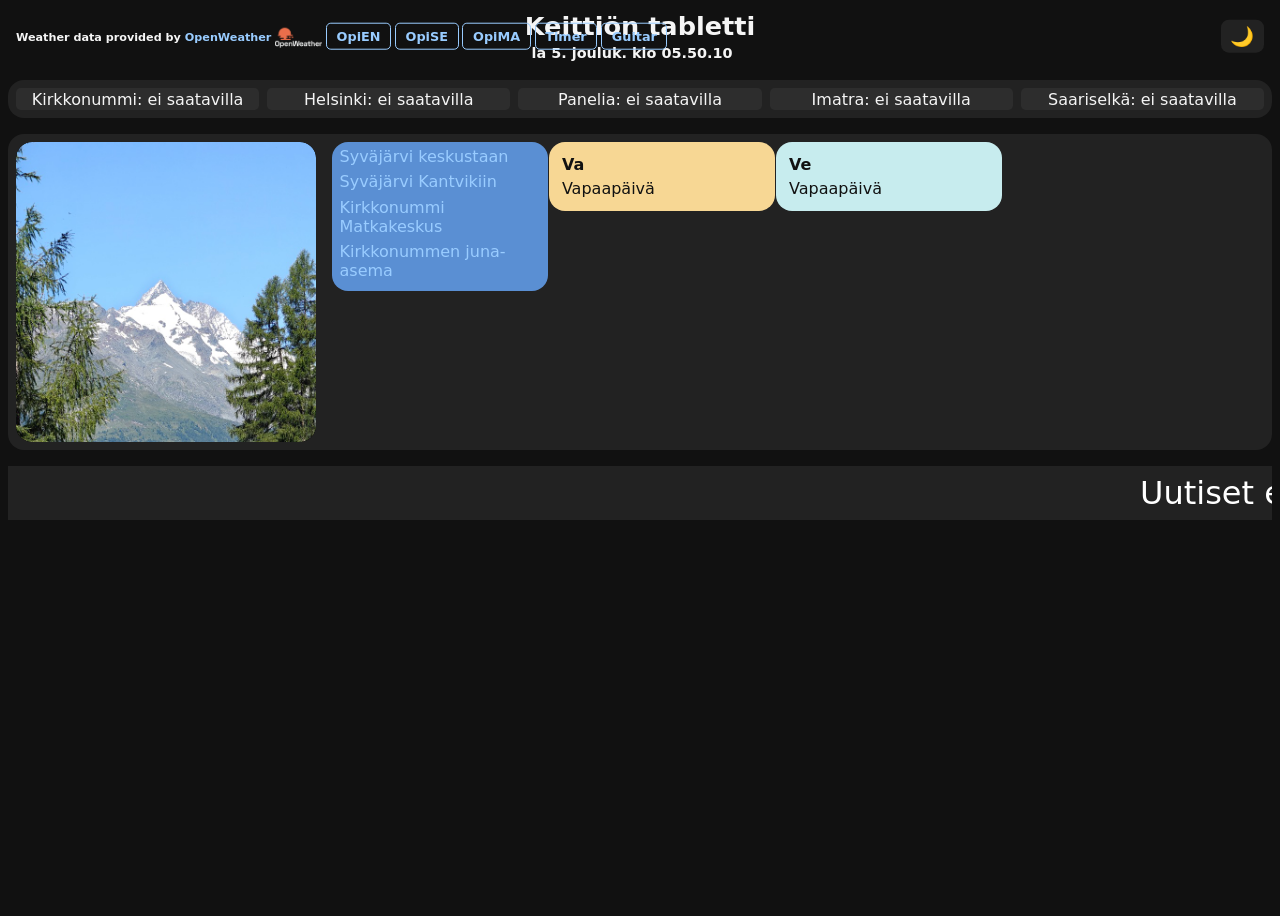
<file: index.html>
<!DOCTYPE html>
<html lang="fi">

<head>
    <meta charset="UTF-8">
    <meta name="viewport" content="width=device-width, initial-scale=1.0, maximum-scale=1.0, user-scalable=no">

    <link rel="manifest" href="manifest.json">
    <meta name="theme-color" content="#9cf">


    <title>Keittiön tabletti</title>
    <style>
        :root {
            --bg: #111;
            --fg: #f5f5f5;
            --accent: #9cf;
            --card: #222;
            --photo-scale: 0.96;
            /* kuvan korkeuden säätö, 1.0 = täysi */
        }

        body.light {
            --bg: #fafafa;
            --fg: #111;
            --accent: #0056cc;
            --card: #fff;
        }

        html,
        body {
            height: 100%;
            margin: 0;
            padding: 0;
            font-family: system-ui, sans-serif;
            background: var(--bg);
            color: var(--fg);
            overflow: hidden;
            transition: background 0.6s ease, color 0.6s ease;
        }

        body {
            display: flex;
            flex-direction: column;
            gap: 1rem;
            padding: 0.5rem;
        }

        header {
            text-align: center;
            font-size: 1.6rem;
            font-weight: bold;
        }

        #header-bottom {
            display: flex;
            justify-content: center;
            align-items: center;
            gap: 1rem;
            margin-top: 0.3rem;
            font-size: 0.9rem;
        }

        section {
            background: var(--card);
            border-radius: 1rem;
            padding: 0.5rem;
            overflow: hidden;
            flex-shrink: 0;
        }

        h2 {
            margin: 0.2rem 0 0.5rem 0;
            color: var(--accent);
        }

        ul {
            list-style: none;
            padding: 0;
            margin: 0;
        }

        li {
            margin-bottom: 0.4rem;
        }

        a {
            color: var(--accent);
            text-decoration: none;
        }

        a:hover {
            text-decoration: underline;
        }

        .photo-box {
            position: relative;
            width: 24%;
            padding-top: 24%;
            /* 1:1 kuvasuhde */
            border-radius: 1rem;
            overflow: hidden;
            background: #000;
            flex-shrink: 0;
            /* estää venymisen flex-konteissa */
            max-width: 24%;
            /* turvaksi */
            box-sizing: border-box;
        }

        .photo-box img {
            position: absolute;
            top: 0;
            left: 0;
            width: 100%;
            /* täyttää boxin */
            height: 100%;
            /* täyttää boxin */
            object-fit: cover;
            transition: opacity 0.6s;
        }




        #themeToggle {
            position: absolute;
            top: 0.5rem;
            right: 0.5rem;
            background: var(--card);
            color: var(--accent);
            border: none;
            border-radius: 0.5rem;
            padding: 0.3rem 0.6rem;
            font-size: 1.2rem;
            cursor: pointer;
            z-index: 10;
            transition: background 0.3s, color 0.3s;
        }

        #themeToggle:hover {
            background: var(--accent);
            color: var(--card);
        }


        /* Sääkortit */
        .weather-container {
            display: flex;
            flex-wrap: wrap;
            justify-content: space-around;
            gap: 0.5rem;
        }

        .weather-box {
            flex: 1;
            min-width: 120px;
            background: rgba(255, 255, 255, 0.05);
            border-radius: 0.3rem;
            padding: 0.1rem;
            text-align: center;
        }

        /* HSL + koulu aikataulut vieretysten */
        .info-row {
            display: flex;
            gap: 0.1rem;
            align-items: flex-start;
        }

        .info-card {
            flex: 1;
            min-width: 110px;
            background: var(--card);
            border-radius: 1rem;
            padding: 0.3rem 0.5rem;
            /* pienempi padding */
        }


        .info-card.hsl {
            background: #5a8fd3;
            /* tummempi sininen */
            color: #f5f5f5;
            border-radius: 1rem;
            padding: 0.3rem 0.5rem;
            /* vaalea teksti */
        }

        .info-card.docs {
            flex-shrink: 0;
            /* estää kutistumisen flex-konteissa */
            max-height: 150px;
            /* tarvittaessa säädä korkeus */
            border-radius: 1rem;
            padding: 0.3rem 0.5rem;
        }

        .info-card.docs iframe {
            width: 100%;
            height: 100%;
            border: none;
        }

        .info-card h3 {
            margin: 0 0 0.3rem 0;
            /* yläreuna 0, ala vähän */
            font-size: 1rem;
            /* säädä tarpeen mukaan */
        }



        #google-docs iframe {
            border-radius: 0.2rem;
        }

        @media (max-width: 1200px) {
            .info-row {
                flex-direction: column;
            }
        }



        .main-section {
            display: flex;
            gap: 1rem;
            flex-wrap: wrap;
            align-items: flex-start;
            /* yläreunassa linjassa */
        }

        .news-box {
            flex: 1;
            min-width: 250px;
            /* minimileveys uutisille/HSL */
        }


        .info-card {
            flex: 1;
            min-width: 200px;
            background: var(--card);
            border-radius: 1rem;
            padding: 0.8rem;
        }

        #news {
            flex-grow: 1;
            overflow-y: auto;
        }


        .ticker-container {
            width: 100%;
            overflow: hidden;
            white-space: nowrap;
            background: #222;
            color: #fff;
            padding: 0.5rem;
            font-size: 2rem;
            /* adjust font size */
            box-sizing: border-box;
        }

        .ticker-content {
            display: inline-block;
            white-space: nowrap;
            will-change: transform;
        }

        .button-container {
            display: flex;
            gap: 1rem;
            justify-content: center;
            margin: 1rem 0;
        }

        .btn {
            display: inline-block;
            padding: 0.3rem 0.6rem;
            font-weight: bold;
            color: var(--accent);
            background-color: transparent;
            border: 1px solid var(--accent);
            border-radius: 0.3rem;
            text-decoration: none;
            transition: all 0.2s ease-in-out;
            font-size: 0.8rem;
        }

        .btn:hover {
            background-color: var(--accent);
            color: var(--bg);
            cursor: pointer;
        }

        @keyframes scrollNews {
            0% {
                transform: translateX(0%);
            }

            100% {
                transform: translateX(-100%);
            }
        }
    </style>
</head>

<body>
    <header style="position:relative; height:3.5rem; display:flex; justify-content:center; align-items:center;">

        <!-- Vasemmalla: OpenWeather logo -->
        <div style="position:absolute; left:0.5rem; top:50%; transform:translateY(-50%); font-size:0.7rem;">
            Weather data provided by
            <a href="https://openweathermap.org/" target="_blank" style="color:var(--accent); text-decoration:none;">
                OpenWeather <img src="logoopenweather.png" alt="OpenWeatherMap"
                    style="height:20px; vertical-align:middle;">
            </a>




            <a href="https://talonendm.github.io/tabletti/opi/en/" target="_blank" class="btn">OpiEN</a>
            <a href="https://talonendm.github.io/tabletti/opi/se/" target="_blank" class="btn">OpiSE</a>
            <a href="https://talonendm.github.io/tabletti/opi/ma/mat02/" target="_blank" class="btn">OpiMA</a>
            <a href="https://talonendm.github.io/tabletti/timer/" target="_blank" class="btn">Timer</a>
            <a href="https://talonendm.github.io/tabletti/guitar/" target="_blank" class="btn">Guitar</a>

        </div>




        <!-- Keskellä: Otsikko + kello + note -->
        <div style="display:flex; flex-direction:column; align-items:center; gap:0.2rem;">
            <div style="font-weight:bold; font-size:1.6rem;">Keittiön tabletti</div>
            <div style="display:flex; gap:1rem; font-size:0.9rem;">
                <div id="clock"></div>
                <div id="note"></div>
            </div>
        </div>

        <!-- Oikeassa yläkulmassa: Teeman vaihto nappi -->
        <button id="themeToggle" title="Vaihda teema"
            style="position:absolute; right:0.5rem; top:50%; transform:translateY(-50%);">
            🌙
        </button>

    </header>




    <!-- Säät -->
    <section class="weather-container" id="weatherContainer">
        <div>Loading weather...</div>
    </section>

    <section class="main-section" style="display:flex; gap:1rem; flex-wrap:wrap;">
        <!-- Vasemman puolen kuva -->
        <div class="photo-box" style="flex:1; min-width:120px;">
            <img id="photo" src="" alt="Kuva ladataan..." style="width:100%; height:auto; border-radius:1rem;">
        </div>

        <div class="news-box">
            <div class="info-row">
                <!-- HSL-kortti -->
                <div class="info-card hsl">
                    <ul>
                        <li><a href="https://reittiopas.hsl.fi/pysakit/HSL%3A6070227" target="_blank">Syväjärvi
                                keskustaan</a></li>
                        <li><a href="https://reittiopas.hsl.fi/pysakit/HSL%3A6070241" target="_blank">Syväjärvi
                                Kantvikiin</a></li>
                        <li><a href="https://reittiopas.hsl.fi/terminaalit/HSL%3A6000001" target="_blank">Kirkkonummi
                                Matkakeskus</a></li>
                        <li><a href="https://reittiopas.hsl.fi/terminaalit/HSL%3A6000205" target="_blank">Kirkkonummen
                                juna-asema</a></li>
                    </ul>
                </div>


                <!-- Kouluajat lapsille -->
                <div class="info-card" style="background:#f7d794; color:#111;">
                    <h3>Va</h3>
                    <div id="vaSchedule">Ladataan...</div>
                </div>
                <div class="info-card" style="background:#c7ecee; color:#111;">
                    <h3>Ve</h3>
                    <div id="veSchedule">Ladataan...</div>
                </div>

                <!-- Google Docs / Drive muistiot -->
                <div class="info-card.docs">

                    <iframe id="keepIframe"
                        src="https://docs.google.com/document/d/e/2PACX-1vSFstM3pCTeRchoYT5p3khVIUotQX-aujp-y2BFkyXbIY2jkkQ_m0D7SvgT1XiecZB9VnU1GTtTn84J/pub?embedded=true"
                        style="width:100%; max-height:220px; border:none; border-radius:0.8rem;">
                    </iframe>
                </div>





    </section>


    <div class="ticker-container">
        <div class="ticker-content">Ladataan…</div>
    </div>



    <script>
        /* --------------------
   Wake Lock + Teema
-------------------- */

        let wakeLock = null;
        let manualTheme = null; // null = automaattinen
        const toggleBtn = document.getElementById("themeToggle");
        // Pyydä Wake Lock vain, kun sivu on näkyvissä:
        async function requestWakeLock() {
            if (document.visibilityState !== 'visible') return; // ei taustalla
            try {
                wakeLock = await navigator.wakeLock.request('screen');
                console.log('Wake Lock aktiivinen');
                wakeLock.addEventListener('release', () => {
                    console.log('Wake Lock vapautettu');
                });
            } catch (err) {
                console.error(`${err.name}, ${err.message}`);
            }
        }

        // pyydetään heti näkyessä
        document.addEventListener('visibilitychange', () => {
            if (document.visibilityState === 'visible') {
                requestWakeLock();
            }
        });

        // myös ensimmäinen kutsu
        requestWakeLock();


        // Pyydetään uudelleen, jos välilehti palautuu näkyviin
        document.addEventListener('visibilitychange', () => {
            if (document.visibilityState === 'visible') {
                requestWakeLock();
                setTheme(); // päivitetään myös teema
            }
        });

        // --- Päivä/yö-teema ---
        function setTheme() {
            if (manualTheme) return; // jos käyttäjä valinnut
            const hour = new Date().getHours();
            const isDay = hour >= 7 && hour < 19;
            document.body.classList.toggle("light", isDay);
            toggleBtn.textContent = isDay ? "☀️" : "🌙";
        }

        // --- Aurinko/kuu-painike ---
        toggleBtn.addEventListener("click", () => {
            if (manualTheme === "light") {
                document.body.classList.remove("light");
                manualTheme = "dark";
                toggleBtn.textContent = "🌙";
            } else {
                document.body.classList.add("light");
                manualTheme = "light";
                toggleBtn.textContent = "☀️";
            }
        });

        // Ensimmäinen teeman asetus ja ajastus
        setTheme();
        setInterval(setTheme, 10 * 60 * 1000);




        /* -------------------- Kello + note -------------------- */
        const NOTE_JSON_URL = "notes.json";
        let notes = [];
        async function loadNotes() { try { const res = await fetch(NOTE_JSON_URL + "?t=" + Date.now()); notes = await res.json(); } catch { notes = []; } }
        function updateClock() {
            const now = new Date();
            const options = { weekday: 'short', day: 'numeric', month: 'short', hour: '2-digit', minute: '2-digit', second: '2-digit' };
            document.getElementById("clock").textContent = now.toLocaleDateString("fi-FI", options);
            const todayStr = now.toISOString().split('T')[0];
            const note = notes.find(n => n.date === todayStr);
            document.getElementById("note").textContent = note ? note.text : "";
        }
        loadNotes(); setInterval(updateClock, 1000);

        /* -------------------- Kuvaboksi -------------------- */

        // Valitut kuvat:
        const IMAGES_JSON_URL = "images.json";
        const IMAGE_BASE_URL = "images/";
        const photoEl = document.getElementById("photo");
        let images = [], index = 0;
        async function loadImages() {
            try {
                const res = await fetch(IMAGES_JSON_URL + "?t=" + Date.now()); const data = await res.json();
                images = data.map(x => x.startsWith("http") ? x : IMAGE_BASE_URL + x); if (images.length) showImage();
            } catch { photoEl.alt = "Kuvien lataus epäonnistui"; }
        }
        function showImage() { if (!images.length) return; photoEl.style.opacity = 0; setTimeout(() => { photoEl.src = images[index] + "?t=" + Date.now(); photoEl.style.opacity = 1; index = (index + 1) % images.length; }, 500); }
        loadImages(); setInterval(showImage, 60000);

        /* -------------------- Sää (OpenWeatherMap) -------------------- */
        const API_KEY = "51002..."; // disabled - using https://dash.cloudflare.com/workers/tabletti-saaa
        const LOCATIONS = ["Kirkkonummi", "Helsinki", "Panelia", "Imatra", "Saariselkä"];
        const container = document.getElementById("weatherContainer");

        async function fetchWeather() {
            container.innerHTML = "";
            for (const city of LOCATIONS) {
                try {
                    const res = await fetch(`https://tabletti-saaa.talonen-dm.workers.dev/weather?city=${encodeURIComponent(city)}`);
                    const data = await res.json();
                    const box = document.createElement("div");
                    box.className = "weather-box";
                    box.innerHTML = `<strong>${data.name}</strong><br>${data.weather[0].description}<br>🌡️ ${data.main.temp.toFixed(1)} °C 💨 ${data.wind.speed} m/s`;

                    // Ennuste (forecast, 5 päivän)
                    const fRes = await fetch(`https://tabletti-saaa.talonen-dm.workers.dev/forecast?city=${encodeURIComponent(city)}`);
                    const fData = await fRes.json();
                    const next3 = fData.list.slice(1, 6).map(x => `${x.dt_txt}: ${x.main.temp.toFixed(1)} °C`).join("<br>");
                    // next skipped (0) but then 5 forecasts shown
                    //box.innerHTML += `<br><em>Ennuste:</em><br>${next3}`;
                    box.innerHTML += `<br>${next3}`;
                    // slice(1,4) → aloitetaan toisesta listan alkiosta (≈ 3 h päästä) ja otetaan kolme seuraavaa ennustetta
                    // dt-kenttä muutetaan selkeäksi kellonajaksi.
                    // Ilmanlaatu (air)
                    const lat = data.coord.lat, lon = data.coord.lon;
                    const aRes = await fetch(`https://tabletti-saaa.talonen-dm.workers.dev/air?lat=${lat}&lon=${lon}`);
                    const aData = await aRes.json();
                    const pm25 = aData.list[0].components.pm2_5;
                    let color = "black"; // oletus

                    if (pm25 < 1) {
                        color = "blue";      // alle 1 sininen
                    } else if (pm25 < 2) {
                        color = "green";     // 1–2 vihreä
                    } else {
                        color = "red";       // yli 2 punainen
                    }

                    box.innerHTML += `<br><em>Ilmanlaatu:</em> <span style="color:${color}">PM2.5 ${pm25} μg/m³</span>`;


                    container.appendChild(box);
                } catch { const box = document.createElement("div"); box.className = "weather-box"; box.textContent = `${city}: ei saatavilla`; container.appendChild(box); }
            }
        }
        fetchWeather();
        // setInterval(fetchWeather, 600000);
        setInterval(fetchWeather, 30 * 60 * 1000); // 30 minuutin välein

        // -------------------- Kouluajat (aikataulu.json)
        const scheduleUrl = "aikataulu.json";
        let SCHEDULE_DATA = { children: [] };
        async function loadScheduleData() {
            try {
                const res = await fetch(scheduleUrl + "?t=" + Date.now());
                SCHEDULE_DATA = await res.json();
                renderSchedules();
                setInterval(renderSchedules, 5 * 60 * 1000);
            } catch (e) {
                console.error("Aikataulun lataus epäonnistui:", e);
                document.getElementById("vaSchedule").textContent = "Ei saatavilla";
                document.getElementById("veSchedule").textContent = "Ei saatavilla";
            }
        }
        function renderSchedules() {
            const today = new Date();
            const weekday = today.toLocaleDateString("en-US", { weekday: "long" }).toLowerCase();
            SCHEDULE_DATA.children.forEach(child => {
                const el = document.getElementById(`${child.name}Schedule`);
                if (!el) return;
                const times = child.schedule[weekday];
                if (!times) { el.innerHTML = "Vapaapäivä"; return; }
                const nowMinutes = today.getHours() * 60 + today.getMinutes();
                const startMinutes = parseInt(times.start.split(":")[0]) * 60 + parseInt(times.start.split(":")[1]);
                const endMinutes = parseInt(times.end.split(":")[0]) * 60 + parseInt(times.end.split(":")[1]);
                let status = "";
                if (nowMinutes < startMinutes) { const diff = startMinutes - nowMinutes; status = `Alkaa: ${Math.floor(diff / 60)}h ${diff % 60}min`; }
                else if (nowMinutes >= startMinutes && nowMinutes < endMinutes) { const diff = endMinutes - nowMinutes; status = `Koulussa (${Math.floor(diff / 60)}h ${diff % 60}min jäljellä)`; }
                else { status = "Koulu ohi tältä päivältä"; }
                el.innerHTML = `${times.start} – ${times.end}<br><em>${status}</em>`;
            });
        }
        loadScheduleData();

        document.addEventListener("DOMContentLoaded", () => {
            renderSchedules(); // tai loadSchedule()
        });

        /* -------------------- Uutiset (Yle RSS) -------------------- */
        async function fetchNewsTitles() {
            const url = "https://api.rss2json.com/v1/api.json?rss_url=https://feeds.yle.fi/uutiset/v1/majorHeadlines/YLE_UUTISET.rss";
            try {
                const res = await fetch(url);
                const data = await res.json();
                return data.items.slice(0, 20).map(i => i.title);
            } catch {
                return ["Uutiset eivät ole saatavilla"];
            }
        }

        let tickerAnimation = null;

        async function initTicker() {
            const ticker = document.querySelector(".ticker-content");
            ticker.textContent = "Ladataan…";

            const titles = await fetchNewsTitles();
            ticker.textContent = titles.join(" — "); // update after fetch

            // cancel previous animation if exists
            if (tickerAnimation) cancelAnimationFrame(tickerAnimation);

            scrollTicker(ticker);
        }

        function scrollTicker(el) {
            let pos = el.parentElement.offsetWidth;
            const speed = 2; // pixels per frame

            function step() {
                pos -= speed;
                if (-pos > el.scrollWidth) pos = el.parentElement.offsetWidth;
                el.style.transform = `translateX(${pos}px)`;
                tickerAnimation = requestAnimationFrame(step);
            }

            step();
        }

        // Initialize once and refresh every 10 minutes
        initTicker();
        setInterval(initTicker, 10 * 60 * 1000);
    </script>


</body>

</html>
</file>
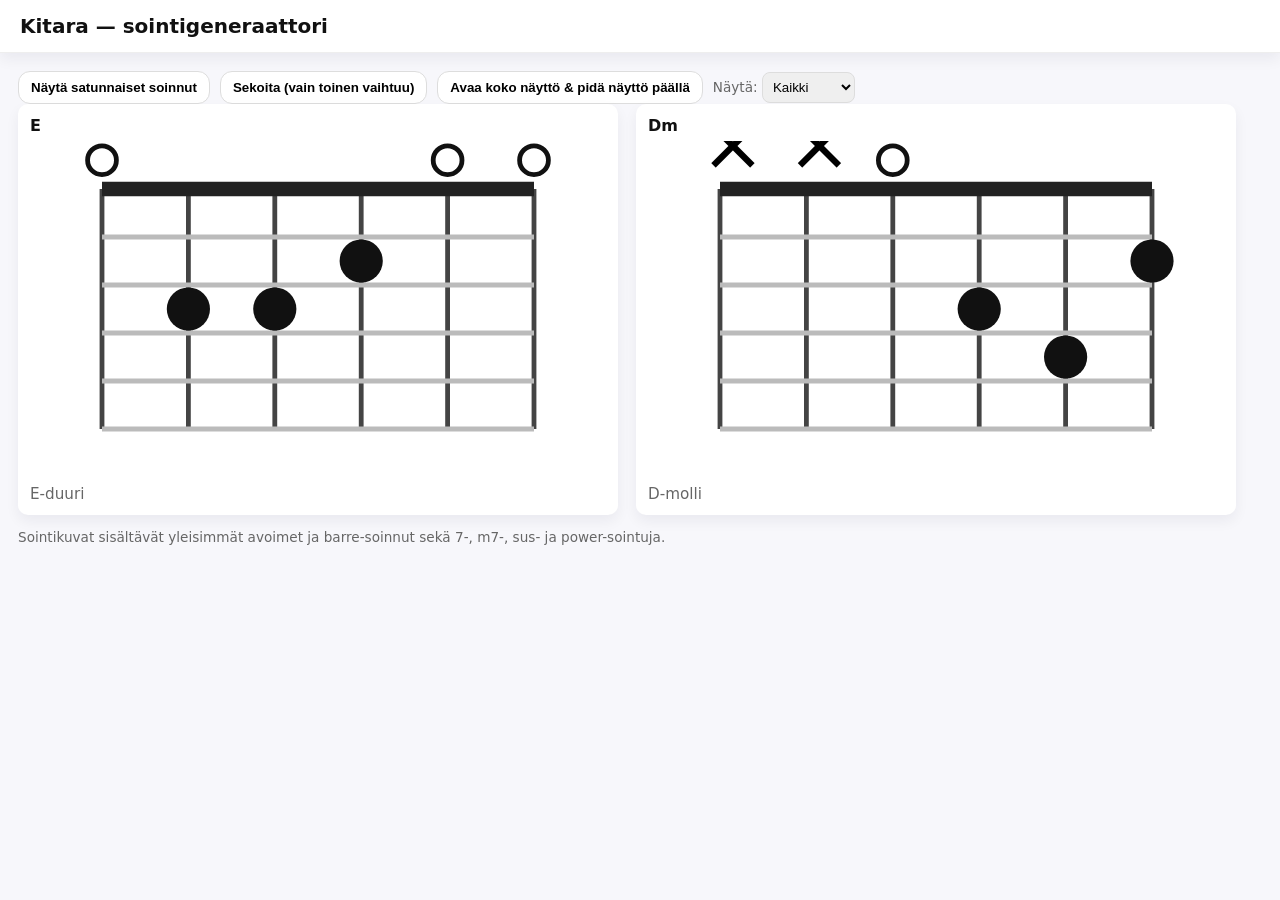
<file: guitar/index.html>
<!doctype html>
<html lang="fi">

<head>
    <meta charset="utf-8">
    <meta name="viewport" content="width=device-width,initial-scale=1">
    <title>Kitara — sointigeneraattori</title>
    <meta name="theme-color" content="#ffffff">
    <link id="manifest-link" rel="manifest">
    <link rel="stylesheet" href="style.css">
</head>

<body>
    <header>
        <h1>Kitara — sointigeneraattori</h1>
    </header>

    <main>
        <div class="controls">
            <button id="newBtn">Näytä satunnaiset soinnut</button>
            <button id="swapBtn">Sekoita (vain toinen vaihtuu)</button>
            <button id="fullscreenBtn">Avaa koko näyttö & pidä näyttö päällä</button>

            <label class="small">
                Näytä:
                <select id="filter">
                    <option value="all">Kaikki</option>
                    <option value="open">Avoimet</option>
                    <option value="barre">Barre</option>
                    <option value="seventh">7- soinnut</option>
                </select>
            </label>

            <div id="wakeStatus" class="status" aria-live="polite"></div>
        </div>

        <div class="wrap" id="cards"></div>

        <div class="credits">
            Sointikuvat sisältävät yleisimmät avoimet ja barre-soinnut sekä 7-, m7-, sus- ja power-sointuja.
        </div>
    </main>

    <script>
        let chordsData = [];

        // Muunna fingers (x32010) → positions [fret6, fret5, ..., fret1]
        function convertFingersToPositions(fingers) {
            return fingers.split("").map(f => f === "x" || f === "X" ? -1 : parseInt(f, 10));
        }

        // Lataa soinnut ulkoisesta JSON:sta
        fetch('chords.json')
            .then(r => r.json())
            .then(d => {
                chordsData = d.chords.map(ch => ({
                    ...ch,
                    positions: convertFingersToPositions(ch.fingers)
                }));
                showTwo(true);
            });

        const cards = document.getElementById('cards');
        const newBtn = document.getElementById('newBtn');
        const swapBtn = document.getElementById('swapBtn');
        const fullscreenBtn = document.getElementById('fullscreenBtn');
        const filterSelect = document.getElementById('filter');
        const wakeStatus = document.getElementById('wakeStatus');

        // Wake lock
        let wakeLock = null;
        async function requestWakeLock() {
            try {
                if ("wakeLock" in navigator) {
                    wakeLock = await navigator.wakeLock.request("screen");
                    wakeStatus.textContent = "Näyttö lukittu päälle";
                    wakeLock.addEventListener("release", () => { wakeStatus.textContent = "Näyttö ei ole lukittu"; wakeLock = null; });
                } else wakeStatus.textContent = "Wake Lock ei tuettu selaimessa";
            } catch (e) { wakeStatus.textContent = "Wake Lock epäonnistui"; }
        }
        async function releaseWakeLock() { if (wakeLock) { await wakeLock.release(); wakeLock = null; } }
        document.addEventListener("visibilitychange", () => { if (document.visibilityState === "visible" && wakeLock === null) requestWakeLock(); });
        fullscreenBtn.addEventListener("click", async () => {
            if (!document.fullscreenElement) await document.documentElement.requestFullscreen();
            await requestWakeLock();
        });

        // PWA manifest
        const manifest = {
            name: "Kitara — sointigeneraattori",
            short_name: "Sointigeneraattori",
            start_url: ".",
            display: "fullscreen",
            background_color: "#ffffff",
            theme_color: "#ffffff",
            icons: [
                { src: "icons/icon-192.png", sizes: "192x192", type: "image/png" },
                { src: "icons/icon-512.png", sizes: "512x512", type: "image/png" }
            ]
        };
        const manifestBlob = new Blob([JSON.stringify(manifest)], { type: "application/json" });
        document.getElementById("manifest-link").href = URL.createObjectURL(manifestBlob);

        // Filter
        function filterList(filter) {
            if (filter === "all") return chordsData;
            if (filter === "open") return chordsData.filter(c => !c.barre && c.positions.some(p => p <= 5));
            if (filter === "barre") return chordsData.filter(c => c.barre || c.positions.some(p => p > 4));
            if (filter === "seventh") return chordsData.filter(c => c.type === "seventh" || (c.type && c.type.includes("7")));
            return chordsData;
        }

        // Draw fretboard
        function drawFretboard(ch) {
            const svgNS = "http://www.w3.org/2000/svg";
            const svg = document.createElementNS(svgNS, "svg");
            const W = 120, H = 70;
            svg.setAttribute("viewBox", `0 0 ${W} ${H}`);
            svg.setAttribute("preserveAspectRatio", "xMidYMid meet"); // säilyttää mittasuhteen ja keskittää
            svg.classList.add("fretboard");


            const left = 15, right = 105, top = 10, bottom = 60;
            const strings = 6, frets = 5;
            const sx = (right - left) / (strings - 1), fy = (bottom - top) / frets;

            // Strings
            for (let i = 0; i < strings; i++) {
                const x = left + i * sx;
                const line = document.createElementNS(svgNS, 'line');
                line.setAttribute("x1", x);
                line.setAttribute("y1", top);
                line.setAttribute("x2", x);
                line.setAttribute("y2", bottom);
                line.setAttribute("stroke", "#444"); svg.appendChild(line);
            }

            // Frets
            for (let f = 0; f <= frets; f++) {
                const y = top + f * fy;
                const line = document.createElementNS(svgNS, 'line');
                line.setAttribute("x1", left);
                line.setAttribute("x2", right);
                line.setAttribute("y1", y); line.setAttribute("y2", y);
                line.setAttribute("stroke", f === 0 ? "#222" : "#bbb"); line.setAttribute("stroke-width", f === 0 ? 3 : 1);
                svg.appendChild(line);
            }

            // Lisää skaalaus
            svg.setAttribute("preserveAspectRatio", "xMidYMid meet");

            // Fret offset
            const posList = ch.positions.filter(p => p > 0);
            const minFret = posList.length ? Math.min(...posList) : 1;
            const fretOffset = minFret > 1 ? minFret - 1 : 0;
            if (fretOffset > 0) {
                const t = document.createElementNS(svgNS, "text");
                t.setAttribute("x", right + 6); t.setAttribute("y", top + 12); t.setAttribute("font-size", "8");
                t.textContent = (fretOffset + 1) + "fr"; svg.appendChild(t);
            }

            // Draw notes
            for (let s = 0; s < 6; s++) {
                const pos = ch.positions[s];
                const x = left + s * sx;

                if (pos === -1) { // ei soiteta
                    const t = document.createElementNS(svgNS, "text");
                    t.setAttribute("x", x - 4);
                    t.setAttribute("y", top - 4);
                    t.textContent = "×";
                    svg.appendChild(t);
                } else if (pos === 0) { // avoin kieli
                    const c = document.createElementNS(svgNS, 'circle');
                    c.setAttribute("cx", x);
                    c.setAttribute("cy", top - 6);
                    c.setAttribute("r", 3);
                    c.setAttribute("stroke", "#111");
                    c.setAttribute("fill", "none");
                    svg.appendChild(c);
                } else { // painettu fretti
                    // Fretin visuaalinen sijainti suhteessa diagrammin yläreunaan
                    const y = top + (pos - fretOffset + 0.5) * fy;
                    const dot = document.createElementNS(svgNS, 'circle');
                    dot.setAttribute("cx", x);
                    dot.setAttribute("cy", y);
                    dot.setAttribute("r", 4.5);
                    dot.setAttribute("fill", "#111");
                    svg.appendChild(dot);
                }
            }
            return svg;

        }

        // Make chord card
        function makeCard(ch) {
            const card = document.createElement("div"); card.className = "chord-card";
            const title = document.createElement("div"); title.className = "chord-title"; title.textContent = ch.name; card.appendChild(title);
            card.appendChild(drawFretboard(ch));
            const meta = document.createElement("div"); meta.className = "meta"; meta.textContent = ch.info || ""; card.appendChild(meta);
            return card;
        }

        // Show two chords
        let current = [];
        function showTwo(both = true) {
            const list = filterList(filterSelect.value); if (list.length === 0) return;
            if (both || current.length < 2) {
                const a = list[Math.floor(Math.random() * list.length)];
                let b = list[Math.floor(Math.random() * list.length)];
                while (b.name === a.name) b = list[Math.floor(Math.random() * list.length)];
                current = [a, b];
            } else {
                const a = current[0]; let b = list[Math.floor(Math.random() * list.length)];
                while (b.name === a.name) b = list[Math.floor(Math.random() * list.length)];
                current = [a, b];
            }
            renderCards();
        }
        function renderCards() { cards.innerHTML = ""; current.forEach(ch => cards.appendChild(makeCard(ch))); }

        newBtn.addEventListener("click", () => showTwo(true));
        swapBtn.addEventListener("click", () => showTwo(false));
        filterSelect.addEventListener("change", () => showTwo(true));

        window.addEventListener("pagehide", releaseWakeLock);
    </script>
</body>

</html>
</file>
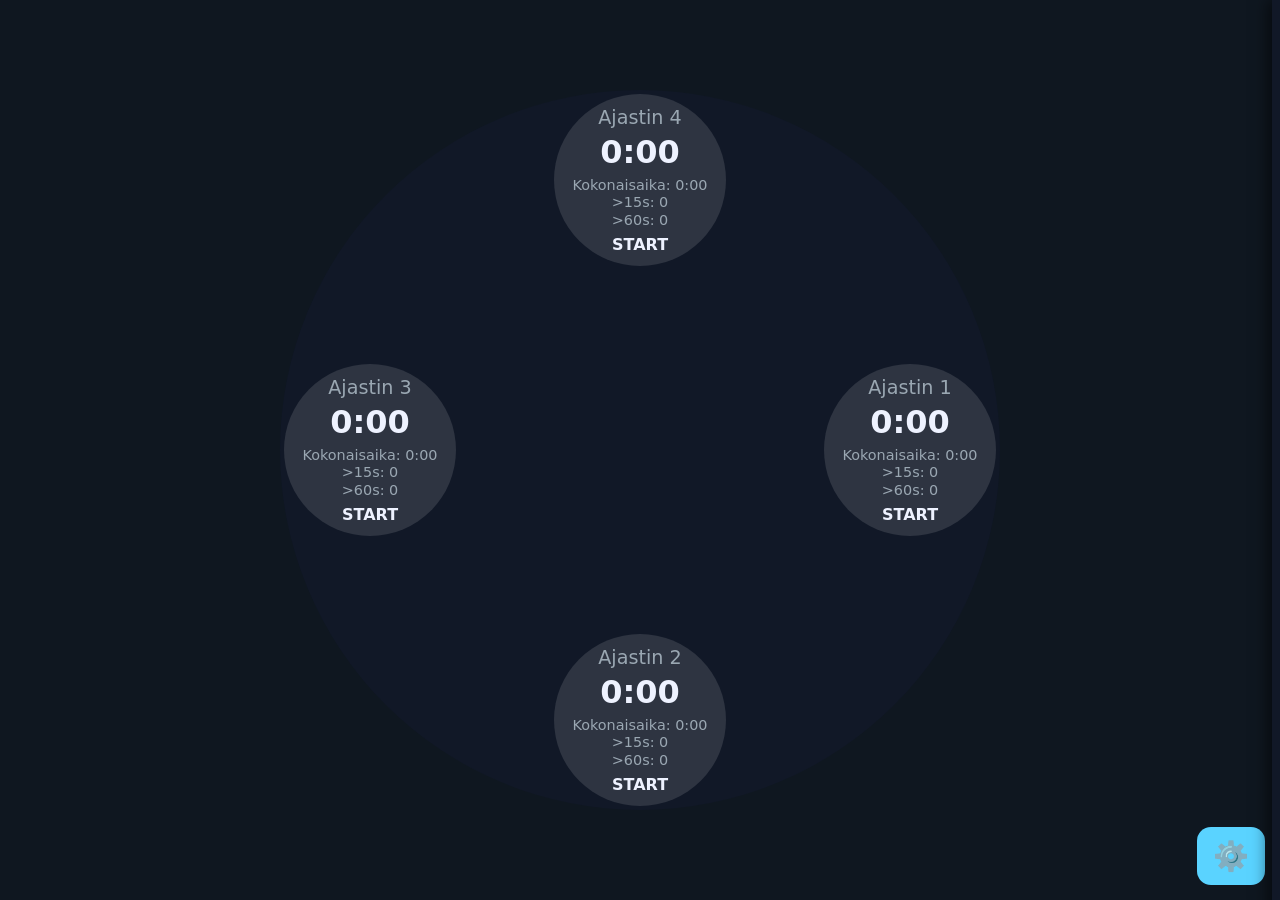
<file: timer/index.html>
<!DOCTYPE html>
<html lang="fi">
<head>
<meta charset="utf-8" />
<meta name="viewport" content="width=device-width,initial-scale=1,maximum-scale=1" />
<link rel="manifest" href="manifest.json">
<meta name="theme-color" content="#0f1720">

<title>Multi-timer – Keittiön tabletti</title>

<style>
:root{
  --bg:#0f1720;
  --fg:#eef2ff;
  --card:#111827;
  --accent:#5ad3ff;
  --muted:#9aa7b2;
}

html,body{
  margin:0;
  height:100%;
  background:var(--bg);
  color:var(--fg);
  font-family:system-ui;
  overflow:hidden;
}

.wrap{
  height:100%;
  display:flex;
  align-items:center;
  justify-content:center;
  padding:12px;
  box-sizing:border-box;
}

#openSettingsBtn{
  position:fixed; right:15px; bottom:15px;
  font-size:1.8rem; padding:12px 16px;
  background:var(--accent); color:#000;
  border:none; border-radius:14px; cursor:pointer; z-index:999;
}

#settingsPanel{
  position:fixed; top:0; right:-280px; width:260px; height:100%;
  background:var(--card); padding:14px;
  box-shadow:-4px 0 15px rgba(0,0,0,0.6); z-index:2000;
  transition:right .35s cubic-bezier(.22,.61,.36,1);
}
#settingsPanel.open{right:0;}
.settings-header{font-size:1.4rem; font-weight:bold; color:var(--accent);
  padding-bottom:8px; border-bottom:1px solid rgba(255,255,255,0.1);
  display:flex; justify-content:space-between; align-items:center;
}
#closeSettings{font-size:1.6rem; background:none; border:none; color:var(--fg); cursor:pointer;}
.settings-group {
  margin-top: 18px;
  font-size: 1.2rem;
  width: 100%;        /* täyttää panelin leveydestä */
  max-width: 240px;   /* ettei mene liian leveäksi */
  box-sizing: border-box; /* padding lasketaan mukaan */
}
.settings-group input[type="number"]{width:100%; font-size:1.3rem; padding:8px; border-radius:6px; border:1px solid #fff3; background:#0003; color:var(--fg);}
.settings-group input[type="checkbox"]{transform:scale(1.2); margin-right:6px;}




.stepper {
  display: flex;
  align-items: center;
  justify-content: space-between;
  background: #0004;
  padding: 6px 8px;
  border-radius: 10px;
  border: 1px solid #ffffff22;
  width: 100%; /* täyttää .settings-group */
  box-sizing: border-box;
}

.stepper-value {
  width: auto;       /* ei pakota liian leveäksi */
  min-width: 40px;   /* näkyy selkeästi */
  text-align: center;
  font-size: 1.6rem;
}


.center{flex:1; display:flex; align-items:center; justify-content:center; position:relative;}
.circle{position:relative; background:var(--card); border-radius:50%;}

.timer{
  position:absolute; width:160px; height:160px; border-radius:50%;
  background:rgba(255,255,255,0.12);
  display:flex; flex-direction:column; align-items:center; justify-content:center;
  color:var(--fg); padding:6px; text-align:center; cursor:pointer;
  transition: transform 0.15s, background 0.2s;
}
.timer.running{background:#b71c1c; color:#fff;}
.timer.loaded{animation: popin 0.3s ease forwards;}
.timer svg{position:absolute; top:0; left:0; width:100%; height:100%; transform:rotate(-90deg);}
.timer circle{fill:none; stroke:#6200ff; stroke-width:6; stroke-linecap:round; transition: stroke-dashoffset 0.1s linear;}
.title{font-size:1.2rem; color:var(--muted); margin-bottom:4px;}
.time{font-size:2rem; font-weight:bold;}
.btnText{margin-top:6px; font-weight:bold;}
.stats{font-size:0.9rem; color:var(--muted); margin-top:6px; text-align:center; line-height:1.2em;}

@keyframes popin {
  0% {transform:translate(-50%,-50%) scale(0.1); opacity:0;}
  80%{transform:translate(-50%,-50%) scale(1.1); opacity:1;}
  100%{transform:translate(-50%,-50%) scale(1);}
}
</style>
</head>

<body>
<div class="wrap" id="app">
  <main class="center">
    <div class="circle" id="circle"></div>
  </main>
</div>

<div id="settingsPanel">
  <div class="settings-header">Asetukset <button id="closeSettings">✕</button></div>
  <div class="settings-group">
  <label>Ajastimien määrä</label>

  <div class="stepper">
    <button class="stepper-btn" id="minusBtn">−</button>
    <div class="stepper-value" id="timerCountDisplay">4</div>
    <button class="stepper-btn" id="plusBtn">+</button>
  </div>
</div>
  <div class="settings-group">
    <label><input id="tiltLockInput" type="checkbox"> Pakota vaakasuunta</label>
  </div>
  <div class="settings-group">
    <label><input id="wakeLockInput" type="checkbox"> Näyttö ei sammu</label>
  </div>
</div>

<button id="openSettingsBtn">⚙️</button>

<script>
let state={timerCount:4, timers:[], tiltLock:true, wakeLockEnabled:true};

function createTimer(id){return{id,running:false,startTs:0,elapsed:0,total:0,over15:0,over60:0};}
function initTimers(count){state.timerCount=count; state.timers=[]; for(let i=0;i<count;i++) state.timers.push(createTimer(i));}

const circle=document.getElementById("circle");

function renderTimers(){
  circle.innerHTML="";
  const diameter=Math.min(window.innerWidth,window.innerHeight)*0.8;
  circle.style.width=diameter+"px";
  circle.style.height=diameter+"px";

  const cx=diameter/2;
  const cy=diameter/2;
  const radius=diameter/2*0.75;
  const strokeWidth = 0.4;

  state.timers.forEach((t,i)=>{
    const el=document.createElement("div");
    el.className="timer loaded";
    el.id="timer-"+i;

    const r=8;
    const circumference=2*Math.PI*r;



    // <svg><circle r="${r}" cx="130" cy="155"  stroke-width="${strokeWidth}"  stroke-dasharray="${circumference}" stroke-dashoffset="${circumference}"></circle></svg>
    el.innerHTML=`
      
      <div class="title">Ajastin ${i+1}</div>
      <div class="time" id="time-${i}">0:00</div>
      <div class="stats">
        <div>Kokonaisaika: <span id="total-${i}">0:00</span></div>
        <div>>15s: <span id="over15-${i}">0</span></div>
        <div>>60s: <span id="over60-${i}">0</span></div>
      </div>
      <div class="btnText" id="btnText-${i}">${t.running?"STOP":"START"}</div>
    `;

    const angle=(360/state.timerCount)*i;
    const rad=angle*Math.PI/180;
    const rCircle=cx*0.75;
    el.style.left=(cx+rCircle*Math.cos(rad))+"px";
    el.style.top=(cy+rCircle*Math.sin(rad))+"px";
    el.style.transform="translate(-50%,-50%)";

    circle.appendChild(el);

    el.onclick=()=>toggleTimer(i);
    updateButton(i);
  });
}

function updateTimersDisplay(){
  const now=performance.now();
  state.timers.forEach((t,i)=>{
    if(t.running){
      const delta=now-t.startTs;
      t.elapsed+=delta;
      t.total+=delta/1000;
      t.startTs=now;
    }

    // Update progress circle
    const circleEl=document.querySelector(`#timer-${i} circle`);
    if(circleEl){
      const radius=parseFloat(circleEl.getAttribute("r"));
      const circumference=2*Math.PI*radius*1.3;
      let totalDuration=60; // 1 kierros = 60s
      let progress=(t.elapsed/1000)%totalDuration / totalDuration;
      circleEl.style.strokeDasharray=circumference;
      circleEl.style.strokeDashoffset=circumference*(1-progress);
    }

    // Time display
    const elapsedSec=Math.floor(t.elapsed/1000);
    const min=Math.floor(elapsedSec/60);
    const sec=elapsedSec%60;
    document.getElementById(`time-${i}`).textContent=`${min}:${sec.toString().padStart(2,"0")}`;

    const totalMin=Math.floor(t.total/60);
    const totalSec=Math.floor(t.total%60);
    document.getElementById(`total-${i}`).textContent=`${totalMin}:${totalSec.toString().padStart(2,"0")}`;

    if(t.elapsed>=15000 && t.elapsed-16<15000) t.over15++;
    if(t.elapsed>=60000 && t.elapsed-16<60000) t.over60++;
    document.getElementById(`over15-${i}`).textContent=t.over15;
    document.getElementById(`over60-${i}`).textContent=t.over60;
  });

  requestAnimationFrame(updateTimersDisplay);
}

function toggleTimer(i){
  const t = state.timers[i];
  if(t.running){
    // STOP: pysäytä ajastin
    t.running = false;
  } else {
    // START: nollaa ajastin ja aloita alusta
    t.running = true;
    t.startTs = performance.now();
    t.elapsed = 0;
    // t.total = 0;
    t.over15 = 0;
    t.over60 = 0;
  }
  updateButton(i);
}


function updateButton(i){
  const t=state.timers[i];
  const el=document.getElementById(`timer-${i}`);
  const txt=document.getElementById(`btnText-${i}`);
  if(!el||!txt) return;
  if(t.running){ txt.textContent="STOP"; el.classList.add("running"); }
  else{ txt.textContent="START"; el.classList.remove("running"); }
}

/* SETTINGS PANEL */
const panel=document.getElementById("settingsPanel");
const btnOpen=document.getElementById("openSettingsBtn");
const btnClose=document.getElementById("closeSettings");
// const timerCountInput=document.getElementById("timerCountInput");
const tiltLockInput=document.getElementById("tiltLockInput");
const wakeLockInput=document.getElementById("wakeLockInput");

btnOpen.onclick=()=>{ panel.classList.add("open"); updateTimerCountDisplay(); tiltLockInput.checked=state.tiltLock; wakeLockInput.checked=state.wakeLockEnabled; };
btnClose.onclick=()=>panel.classList.remove("open");
// timerCountInput.onchange=()=>{ let v=Math.min(8,Math.max(2,parseInt(timerCountInput.value))); state.timerCount=v; initTimers(v); renderTimers(); };
tiltLockInput.onchange=()=>state.tiltLock=tiltLockInput.checked;
wakeLockInput.onchange=()=>state.wakeLockEnabled=wakeLockInput.checked;

const minusBtn = document.getElementById("minusBtn"); const plusBtn = document.getElementById("plusBtn"); const timerCountDisplay = document.getElementById("timerCountDisplay"); function updateTimerCountDisplay() { timerCountDisplay.textContent = state.timerCount; } // painikkeet 
// 
minusBtn.onclick = () => { if (state.timerCount > 2) { state.timerCount--; initTimers(state.timerCount); renderTimers(); updateTimerCountDisplay(); } }; plusBtn.onclick = () => { if (state.timerCount < 8) { state.timerCount++; initTimers(state.timerCount); renderTimers(); updateTimerCountDisplay(); } }; 
// päivitä kun asetukset-paneeli avataan 
// 

btnOpen.onclick = () => { panel.classList.add("open"); updateTimerCountDisplay(); tiltLockInput.checked = state.tiltLock; wakeLockInput.checked = state.wakeLockEnabled; };






/* ---------------- FULLSCREEN + WAKE LOCK ---------------- */
let wakeLock = null;
let wakeLockActivated = false;

async function enableWakeLock() {
    try {
        wakeLock = await navigator.wakeLock.request("screen");

        wakeLock.addEventListener("release", () => {
            console.log("Wake Lock vapautui... yritetään uudelleen");
        });

        console.log("Wake Lock päällä");
    } catch (err) {
        console.warn("Wake Lock epäonnistui:", err);
    }
}

// Jos näyttö sammuisi normaalisti → otetaan taas kiinni
document.addEventListener("visibilitychange", () => {
    if (wakeLock !== null && document.visibilityState === "visible") {
        enableWakeLock();
    }
});

/* ------ Fullscreen ------- */
async function enableFullscreen() {
    const el = document.documentElement;
    if (!document.fullscreenElement) {
        try {
            await el.requestFullscreen();
        } catch (e) {
            console.warn("Fullscreen ei onnistunut:", e);
        }
    }
}

/* ------ Aktivoi molemmat ensimmäisestä käyttäjän kosketuksesta ------ */
function setupAutoWakeAndFullscreen() {
    const activate = () => {
        if (!wakeLockActivated) {
            enableWakeLock();
            enableFullscreen();
            wakeLockActivated = true;
        }
    };

    document.addEventListener("click", activate, { once: true });
    document.addEventListener("touchstart", activate, { once: true });
}

setupAutoWakeAndFullscreen();


/* INIT */
initTimers(state.timerCount);
renderTimers();
updateTimersDisplay();
window.onresize=renderTimers;


if ("serviceWorker" in navigator) {
  window.addEventListener("load", () => {
    navigator.serviceWorker.register("sw.js");
  });
}


</script>
</body>
</html>
</file>
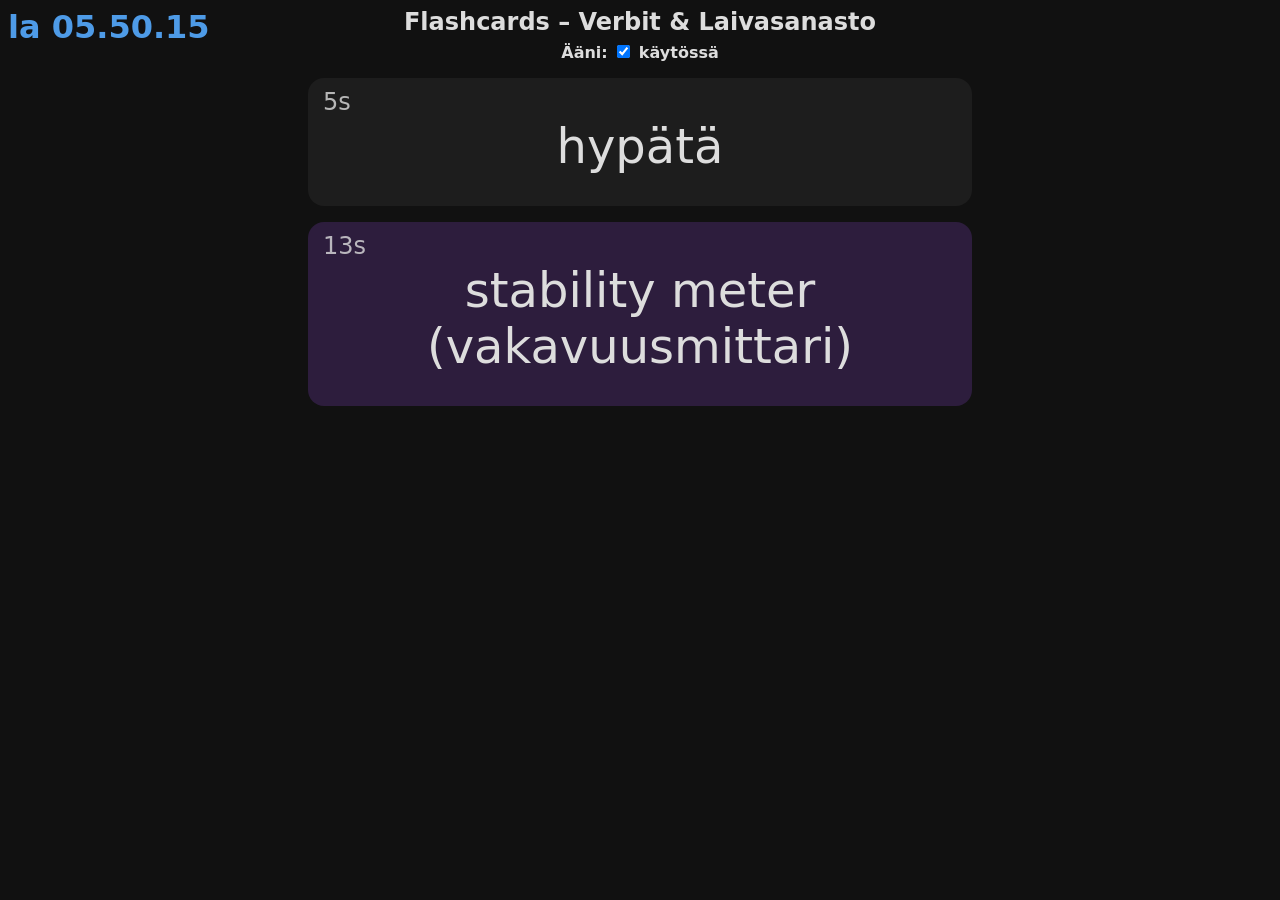
<file: opi/en/index.html>
<!DOCTYPE html>
<html lang="fi">
<head>
  <meta charset="UTF-8" />
  <meta name="viewport" content="width=device-width, initial-scale=1.0, maximum-scale=1.0, user-scalable=no"/>
  <title>Flashcards – Verbit & Laivasanasto</title>
  <link rel="stylesheet" href="styles.css">
</head>

<body>

<header>
  Flashcards – Verbit & Laivasanasto
  <div id="clock"></div>
  <div id="voiceToggleContainer">
    Ääni:
    <label>
      <input type="checkbox" id="voiceToggle" checked>
      käytössä
    </label>
  </div>
</header>

<div id="cards">
  <div class="card" id="cardA">
    <div class="label" id="labelA"></div>
    <div class="timer" id="timerA"></div>
    <div id="contentA">Ladataan…</div>
  </div>

  <div class="card" id="cardB">
    <div class="label" id="labelB"></div>
    <div class="timer" id="timerB"></div>
    <div id="contentB">Ladataan…</div>
  </div>
</div>

<script>
/* ── Teema & kello ── */
function setTheme(){ const h=new Date().getHours(); document.body.classList.toggle("light",h>=8&&h<19);}
setTheme(); setInterval(setTheme,600_000);

function updateClock(){
  document.getElementById("clock").textContent=
    new Date().toLocaleString("fi-FI",{weekday:"short",hour:"2-digit",minute:"2-digit",second:"2-digit"});
}
setInterval(updateClock,1000); updateClock();

/* ── Wake Lock ── */
let wakeLock=null;
async function requestWakeLock(){
  try{
    if("wakeLock" in navigator){
      wakeLock=await navigator.wakeLock.request("screen");
      wakeLock.addEventListener("release",()=>console.log("Wake Lock vapautettu"));
    }
  }catch(e){console.warn("WakeLock ei käytettävissä:",e);}
}
document.addEventListener("visibilitychange",()=>{if(document.visibilityState==="visible")requestWakeLock();}); 
requestWakeLock();

/* ── Ääni ── */
let voiceEnabled=true;
document.getElementById("voiceToggle").addEventListener("change",e=>voiceEnabled=e.target.checked);
function speak(text){
  if(!voiceEnabled||!window.speechSynthesis) return;
  const u=new SpeechSynthesisUtterance(text); 
  u.lang="en-US"; 
  u.rate=0.95; 
  speechSynthesis.cancel(); 
  speechSynthesis.speak(u);
}

/* ── Flashcards ── */
const cardA=document.getElementById("contentA"), cardB=document.getElementById("contentB");
const labelA=document.getElementById("labelA"), labelB=document.getElementById("labelB");
const timerAEl=document.getElementById("timerA"), timerBEl=document.getElementById("timerB");

let verbs=[], shipping=[];
let shuffledVerbs=[], shuffledShipping=[];
let indexA=0, indexB=0;

async function loadData(){
  verbs=await (await fetch("verbs.json?t="+Date.now())).json();
  shipping=await (await fetch("shipping.json?t="+Date.now())).json();
  startLoops();
}

function sleep(ms){return new Promise(r=>setTimeout(r,ms));}
async function fadeText(card,text,label){
  card.style.opacity=0;
  await sleep(300);
  card.textContent=text;
  if(label) card.previousElementSibling.textContent=label;
  card.style.opacity=1;
}

// Shuffle helper
function shuffleArray(array){
  const arr = array.slice();
  for(let i=arr.length-1;i>0;i--){
    const j=Math.floor(Math.random()*(i+1));
    [arr[i], arr[j]] = [arr[j], arr[i]];
  }
  return arr;
}

/* ── LOOP A: epäsäännölliset verbit ── */
async function runLoopA(){
  while(true){
    if(indexA >= shuffledVerbs.length){
      shuffledVerbs = shuffleArray(verbs);
      indexA = 0;
    }
    const v = shuffledVerbs[indexA++];
    
    await fadeText(cardA,v.fi,"Suomeksi"); 
    timerAEl.textContent="5s"; 
    for(let t=4;t>=0;t--){await sleep(1000); timerAEl.textContent=t+"s";}

    await fadeText(cardA,v.base,"Infinitiivi"); speak(v.base); timerAEl.textContent="2s"; await sleep(2000);
    await fadeText(cardA,v.past,"Imperfekti"); speak(v.past); timerAEl.textContent="2s"; await sleep(2000);
    await fadeText(cardA,v.part,"Partisiippi"); speak(v.part); timerAEl.textContent="2s"; await sleep(2000);
    await fadeText(cardA,v.example,"Esimerkki"); speak(v.example); timerAEl.textContent="8s"; 
    for(let t=7;t>=0;t--){await sleep(1000); timerAEl.textContent=t+"s";}
  }
}

/* ── LOOP B: laivasanasto ── */
async function runLoopB(){
  while(true){
    if(indexB >= shuffledShipping.length){
      shuffledShipping = shuffleArray(shipping);
      indexB = 0;
    }
    const s = shuffledShipping[indexB++];

    await fadeText(cardB,s.en+" ("+s.fi+")","Laivasanasto");
    timerBEl.textContent="13s"; for(let t=12;t>=0;t--){await sleep(1000); timerBEl.textContent=t+"s";}
    await fadeText(cardB,s.example,"Esimerkki");
    timerBEl.textContent="13s"; for(let t=29;t>=0;t--){await sleep(1000); timerBEl.textContent=t+"s";}
  }
}

function startLoops(){
  shuffledVerbs = shuffleArray(verbs);
  shuffledShipping = shuffleArray(shipping);
  indexA = 0; indexB = 0;
  runLoopA();
  runLoopB();
}

loadData();
</script>
</body>
</html>
</file>
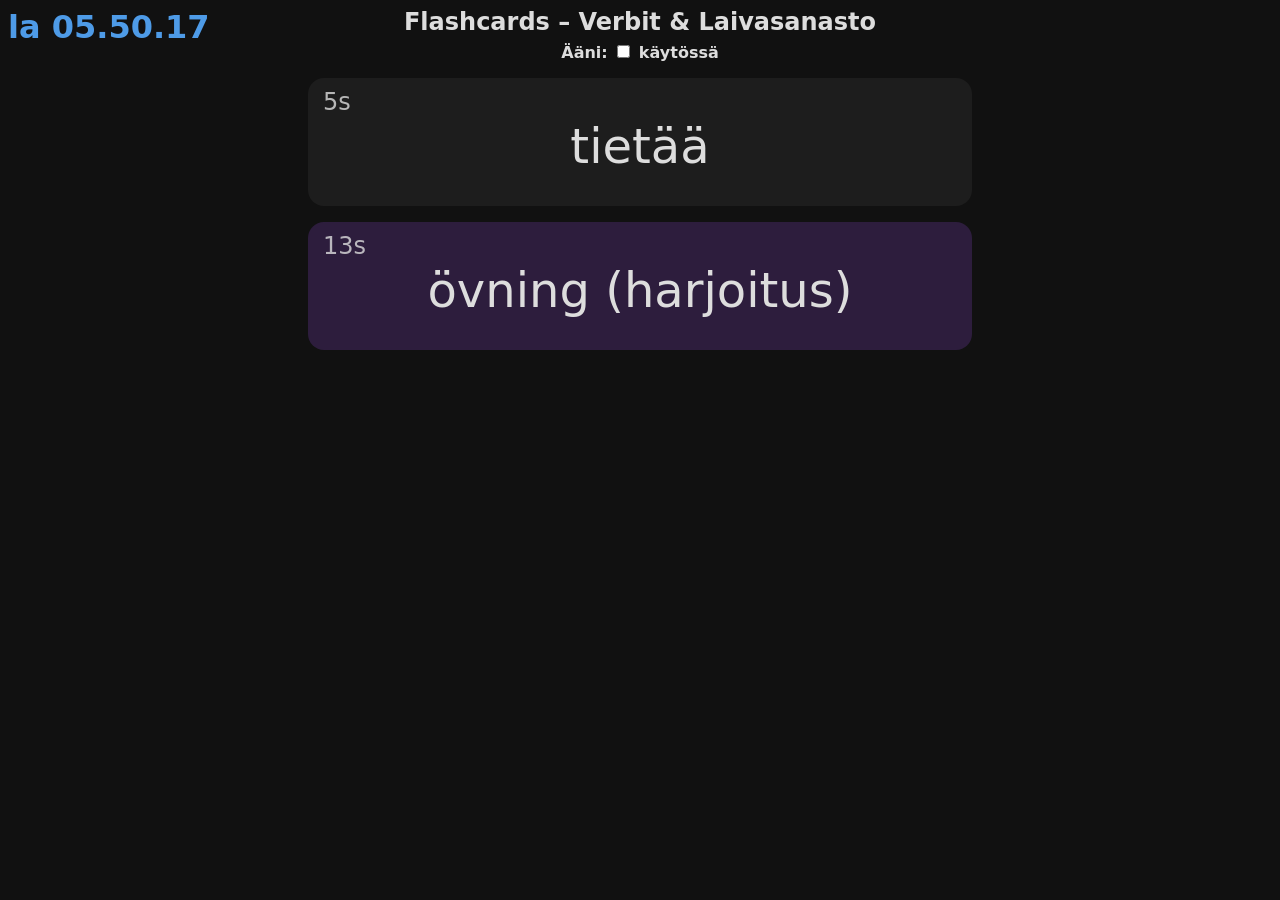
<file: opi/se/index.html>
<!DOCTYPE html>
<html lang="fi">
<head>
  <meta charset="UTF-8" />
  <meta name="viewport" content="width=device-width, initial-scale=1.0, maximum-scale=1.0, user-scalable=no"/>
  <title>Flashcards – Verbit & Ruotsia</title>
  <link rel="stylesheet" href="styles.css">
</head>

<body>

<header>
  Flashcards – Verbit & Laivasanasto
  <div id="clock"></div>
  <div id="voiceToggleContainer">
    Ääni:
    <label>
      <input type="checkbox" id="voiceToggle">
      käytössä
    </label>
  </div>
</header>

<div id="cards">
  <div class="card" id="cardA">
    <div class="label" id="labelA"></div>
    <div class="timer" id="timerA"></div>
    <div id="contentA">Ladataan…</div>
  </div>

  <div class="card" id="cardB">
    <div class="label" id="labelB"></div>
    <div class="timer" id="timerB"></div>
    <div id="contentB">Ladataan…</div>
  </div>
</div>

<script>
/* ── Teema & kello ── */
function setTheme(){ const h=new Date().getHours(); document.body.classList.toggle("light",h>=8&&h<19);}
setTheme(); setInterval(setTheme,600_000);

function updateClock(){
  document.getElementById("clock").textContent=
    new Date().toLocaleString("fi-FI",{weekday:"short",hour:"2-digit",minute:"2-digit",second:"2-digit"});
}
setInterval(updateClock,1000); updateClock();

/* ── Wake Lock ── */
let wakeLock=null;
async function requestWakeLock(){
  try{
    if("wakeLock" in navigator){
      wakeLock=await navigator.wakeLock.request("screen");
      wakeLock.addEventListener("release",()=>console.log("Wake Lock vapautettu"));
    }
  }catch(e){console.warn("WakeLock ei käytettävissä:",e);}
}
document.addEventListener("visibilitychange",()=>{if(document.visibilityState==="visible")requestWakeLock();}); 
requestWakeLock();

/* ── Ääni ── */
let voiceEnabled=false;
document.getElementById("voiceToggle").addEventListener("change",e=>voiceEnabled=e.target.checked);

let voices = [];

function loadVoices() {
  voices = speechSynthesis.getVoices();
  if (voices.length === 0) return; // ei ääniä vielä
}

speechSynthesis.onvoiceschanged = loadVoices;
loadVoices();

function getSwedishFemaleVoice() {
  // Etsi ruotsinkielinen naisääni
  const svVoices = voices.filter(v => v.lang.startsWith("sv"));
  if (svVoices.length === 0) return null;
  
  // Yritä löytää naisääni nimen perusteella (Chrome esim. "Samantha" ei toimi sv)
  const female = svVoices.find(v => /female|kvinna/i.test(v.name));
  return female || svVoices[0]; // jos ei löydy, ota ensimmäinen
}

function speak(text) {
  if (!voiceEnabled || !window.speechSynthesis) return;

  const utterance = new SpeechSynthesisUtterance(text);
  utterance.rate = 0.95;
  utterance.voice = getSwedishFemaleVoice();
  utterance.lang = "sv-SE"; // pakota ruotsiksi

  speechSynthesis.cancel();
  speechSynthesis.speak(utterance);
}


/* ── Flashcards ── */
const cardA=document.getElementById("contentA"), cardB=document.getElementById("contentB");
const labelA=document.getElementById("labelA"), labelB=document.getElementById("labelB");
const timerAEl=document.getElementById("timerA"), timerBEl=document.getElementById("timerB");

let verbs=[], sentences=[];
let shuffledVerbs=[], shuffledsentences=[];
let indexA=0, indexB=0;

async function loadData(){
  verbs=await (await fetch("verbs.json?t="+Date.now())).json();
  sentences=await (await fetch("sentences.json?t="+Date.now())).json();
  startLoops();
}

function sleep(ms){return new Promise(r=>setTimeout(r,ms));}
async function fadeText(card,text,label){
  card.style.opacity=0;
  await sleep(300);
  card.textContent=text;
  if(label) card.previousElementSibling.textContent=label;
  card.style.opacity=1;
}

// Shuffle helper
function shuffleArray(array){
  const arr = array.slice();
  for(let i=arr.length-1;i>0;i--){
    const j=Math.floor(Math.random()*(i+1));
    [arr[i], arr[j]] = [arr[j], arr[i]];
  }
  return arr;
}

/* ── LOOP A: epäsäännölliset verbit ── */
async function runLoopA(){
  while(true){
    if(indexA >= shuffledVerbs.length){
      shuffledVerbs = shuffleArray(verbs);
      indexA = 0;
    }
    const v = shuffledVerbs[indexA++];
    
    await fadeText(cardA,v.fi,"Suomeksi"); 
    timerAEl.textContent="5s"; 
    for(let t=4;t>=0;t--){await sleep(1000); timerAEl.textContent=t+"s";}

    await fadeText(cardA,v.base,"Infinitiivi"); speak(v.base); timerAEl.textContent="2s"; await sleep(2000);
    await fadeText(cardA,v.past,"Imperfekti"); speak(v.past); timerAEl.textContent="2s"; await sleep(2000);
    await fadeText(cardA,v.part,"Partisiippi"); speak(v.part); timerAEl.textContent="2s"; await sleep(2000);
    await fadeText(cardA,v.example,"Esimerkki"); speak(v.example); timerAEl.textContent="8s"; 
    for(let t=7;t>=0;t--){await sleep(1000); timerAEl.textContent=t+"s";}
  }
}

/* ── LOOP B: laivasanasto ── */
async function runLoopB(){
  while(true){
    if(indexB >= shuffledsentences.length){
      shuffledsentences = shuffleArray(sentences);
      indexB = 0;
    }
    const s = shuffledsentences[indexB++];

    await fadeText(cardB,s.en+" ("+s.fi+")","Laivasanasto");
    timerBEl.textContent="13s"; for(let t=12;t>=0;t--){await sleep(1000); timerBEl.textContent=t+"s";}
    await fadeText(cardB,s.example,"Esimerkki");
    timerBEl.textContent="13s"; for(let t=12;t>=0;t--){await sleep(1000); timerBEl.textContent=t+"s";}
  }
}

function startLoops(){
  shuffledVerbs = shuffleArray(verbs);
  shuffledsentences = shuffleArray(sentences);
  indexA = 0; indexB = 0;
  runLoopA();
  runLoopB();
}

loadData();
</script>
</body>
</html>
</file>
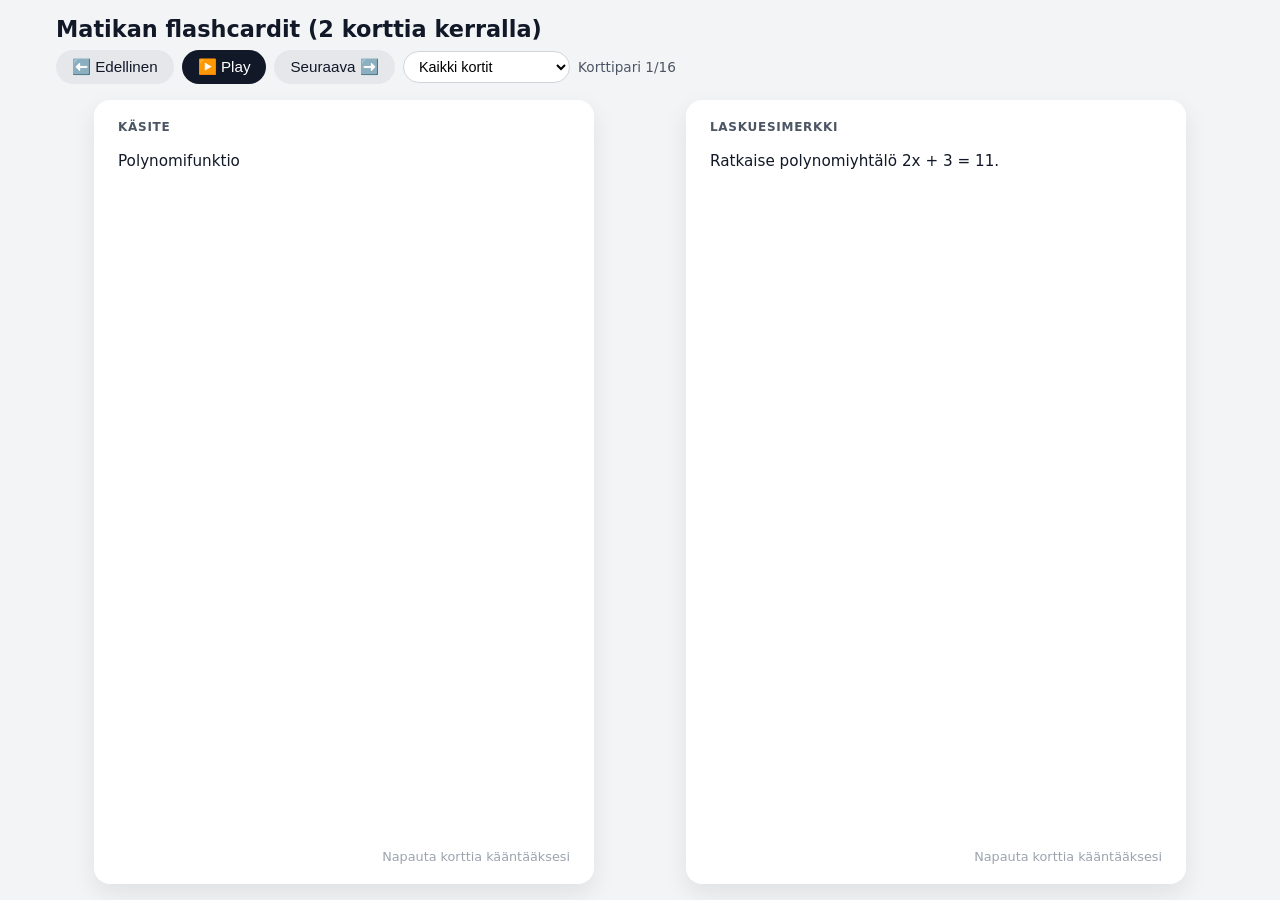
<file: opi/ma/mat02/index.html>
<!DOCTYPE html>
<html lang="fi">

<head>
    <meta charset="UTF-8" />
    <meta name="viewport" content="width=device-width, initial-scale=1.0" />
    <title>Flashcardit – kaksi korttia vierekkäin</title>
    <style>
        :root {
            font-family: system-ui, -apple-system, BlinkMacSystemFont, "Segoe UI", sans-serif;
        }

        body {
            margin: 0;
            background: #f3f4f6;
            color: #111827;
        }

        .app {
            max-width: 1200px;
            margin: 0 auto;
            padding: 1rem;
            display: flex;
            flex-direction: column;
            gap: 1rem;
            min-height: 100vh;
            box-sizing: border-box;
        }

        header {
            display: flex;
            flex-direction: column;
            gap: 0.5rem;
        }

        header h1 {
            font-size: 1.4rem;
            margin: 0;
        }

        .controls {
            display: flex;
            flex-wrap: wrap;
            gap: 0.5rem;
            align-items: center;
        }

        .controls button {
            border: none;
            border-radius: 999px;
            padding: 0.5rem 1rem;
            font-size: 0.95rem;
            cursor: pointer;
            background: #111827;
            color: white;
            display: inline-flex;
            align-items: center;
            gap: 0.4rem;
        }

        .controls button.secondary {
            background: #e5e7eb;
            color: #111827;
        }

        .controls button:active {
            transform: scale(0.97);
        }

        .status {
            font-size: 0.85rem;
            color: #4b5563;
        }

        .cards-wrapper {
            flex: 1;
            display: flex;
            align-items: stretch;
            justify-content: center;
        }

        .cards {
            display: flex;
            flex-direction: row;
            gap: 1rem;
            width: 100%;
        }

        @media (max-width: 800px) {
            .cards {
                flex-direction: column;
            }
        }

        .card-slot {
            flex: 1;
            display: flex;
            align-items: stretch;
            justify-content: center;
        }

        .card {
            position: relative;
            width: 100%;
            max-width: 500px;
            min-height: 220px;
            perspective: 1000px;
            cursor: pointer;
        }

        .card-inner {
            position: relative;
            width: 100%;
            height: 100%;
            border-radius: 1rem;
            box-shadow: 0 10px 25px rgba(0, 0, 0, 0.08);
            background: white;
            padding: 1.25rem 1.5rem;
            box-sizing: border-box;
            transition: transform 0.4s ease;
            transform-style: preserve-3d;
        }

        .card.flipped .card-inner {
            transform: rotateY(180deg);
        }

        .card-face {
            position: absolute;
            inset: 0;
            padding: 1.25rem 1.5rem;
            box-sizing: border-box;
            backface-visibility: hidden;
            display: flex;
            flex-direction: column;
            gap: 0.5rem;
        }

        .card-back {
            transform: rotateY(180deg);
        }

        .tag {
            font-size: 0.75rem;
            text-transform: uppercase;
            letter-spacing: 0.06em;
            font-weight: 600;
            color: #4b5563;
        }

        .front-title {
            font-size: 1.1rem;
            font-weight: 600;
        }

        .front-text,
        .back-text {
            font-size: 0.95rem;
            line-height: 1.5;
            white-space: pre-wrap;
        }

        .help-text {
            font-size: 0.8rem;
            color: #9ca3af;
            margin-top: auto;
            text-align: right;
        }

        .deck-select {
            font-size: 0.9rem;
            padding: 0.4rem 0.7rem;
            border-radius: 999px;
            border: 1px solid #d1d5db;
            background: white;
        }
    </style>
</head>

<body>
    <div class="app">
        <header>
            <h1>Matikan flashcardit (2 korttia kerralla)</h1>
            <div class="controls">
                <button id="prevBtn" class="secondary" type="button">
                    ⬅️ Edellinen
                </button>
                <button id="playBtn" type="button">
                    ▶️ Play
                </button>
                <button id="nextBtn" class="secondary" type="button">
                    Seuraava ➡️
                </button>

                <select id="deckSelect" class="deck-select">
                    <option value="all">Kaikki kortit</option>
                    <option value="concept">Vain käsitteet</option>
                    <option value="exercise">Vain laskuesimerkit</option>
                </select>

                <span class="status" id="statusText">Paina Play aloittaaksesi automaattisen selailun.</span>
            </div>
        </header>

        <div class="cards-wrapper" id="swipeArea">
            <div class="cards">
                <div class="card-slot">
                    <div class="card" data-slot="0">
                        <div class="card-inner">
                            <div class="card-face card-front">
                                <div class="tag" data-tag></div>
                                <div class="front-title" data-front-title></div>
                                <div class="front-text" data-front-text></div>
                                <div class="help-text">Napauta korttia kääntääksesi</div>
                            </div>
                            <div class="card-face card-back">
                                <div class="tag" data-tag></div>
                                <div class="back-text" data-back-text></div>
                                <div class="help-text">Napauta korttia nähdäksesi etupuolen</div>
                            </div>
                        </div>
                    </div>
                </div>
                <div class="card-slot">
                    <div class="card" data-slot="1">
                        <div class="card-inner">
                            <div class="card-face card-front">
                                <div class="tag" data-tag></div>
                                <div class="front-title" data-front-title></div>
                                <div class="front-text" data-front-text></div>
                                <div class="help-text">Napauta korttia kääntääksesi</div>
                            </div>
                            <div class="card-face card-back">
                                <div class="tag" data-tag></div>
                                <div class="back-text" data-back-text></div>
                                <div class="help-text">Napauta korttia nähdäksesi etupuolen</div>
                            </div>
                        </div>
                    </div>
                </div>
            </div>
        </div>
    </div>

    <script>
        let conceptCards = [];
        let exerciseCards = [];

        async function loadCards() {
            const [conceptData, exerciseData] = await Promise.all([
                fetch("./data/concepts.json").then(res => res.json()),
                fetch("./data/exercises.json").then(res => res.json())
            ]);

            conceptCards = conceptData.map(item => ({
                type: "concept",
                frontTitle: item.kasite,
                frontText: item.kasite,
                backText: item.selitys +
                    (item.esimerkki ? `\n\nEsimerkki: ${item.esimerkki}` : "")
            }));

            exerciseCards = exerciseData.map(item => ({
                type: "exercise",
                frontTitle: item.aihe,
                frontText: item.tehtava,
                backText: item.ratkaisu
            }));

            buildDeck();
        }


let concepts = [];
let exercises = [];

let indexConcept = 0;
let indexExercise = 0;

let isPlaying = false;
let playInterval = null;

// ---------------- JSON-lataus ----------------

async function loadCards() {
  const [conceptData, exerciseData] = await Promise.all([
    fetch("./data/concepts.json").then(res => res.json()),
    fetch("./data/exercises.json").then(res => res.json())
  ]);

  concepts = conceptData.map(c => ({
    type: "concept",
    frontText: c.kasite,
    backText: c.selitys + (c.esimerkki ? `\n\nEsimerkki: ${c.esimerkki}` : "")
  }));

  exercises = exerciseData.map(e => ({
    type: "exercise",
    frontText: e.tehtava,
    backText: e.ratkaisu
  }));

  renderCards();
  updateStatus();
}

// ---------------- Korttien näyttö ----------------

function renderCards() {
  renderCard(0, concepts[indexConcept], "Käsite");
  renderCard(1, exercises[indexExercise], "Laskuesimerkki");
}

function renderCard(slot, cardData, tagText) {
  const cardEl = document.querySelector(`.card[data-slot="${slot}"]`);
  if (!cardData) return;

  cardEl.querySelector("[data-tag]").textContent = tagText;
  cardEl.querySelector("[data-front-text]").textContent = cardData.frontText;
  cardEl.querySelector("[data-back-text]").textContent = cardData.backText;
}

// ---------------- Navigointi ----------------

function nextPair() {
  indexConcept = (indexConcept + 1) % concepts.length;
  indexExercise = (indexExercise + 1) % exercises.length;
  resetFlips();
  renderCards();
  updateStatus();
}

function prevPair() {
  indexConcept = (indexConcept - 1 + concepts.length) % concepts.length;
  indexExercise = (indexExercise - 1 + exercises.length) % exercises.length;
  resetFlips();
  renderCards();
  updateStatus();
}

function resetFlips() {
  document.querySelectorAll(".card").forEach(c => c.classList.remove("flipped"));
}

// ---------------- Status ----------------

function updateStatus() {
  const s = document.getElementById("statusText");
  s.textContent = `Korttipari ${indexConcept + 1}/${concepts.length}`;
}

// ---------------- Play-toiminto ----------------

const PLAY_QUESTION = 8000;
const PLAY_ANSWER = 8000;

function startPlay() {
  if (isPlaying) return;
  if (!concepts.length || !exercises.length) return;

  isPlaying = true;
  document.getElementById("playBtn").textContent = "⏸ Pause";
  updateStatus();

  let showingAnswer = false;

  playInterval = setInterval(() => {
    const cards = document.querySelectorAll(".card");

    if (!showingAnswer) {
      cards.forEach(c => c.classList.add("flipped"));
      showingAnswer = true;
    } else {
      nextPair();
      cards.forEach(c => c.classList.remove("flipped"));
      showingAnswer = false;
    }
  }, showingAnswer ? PLAY_ANSWER : PLAY_QUESTION);
}

function stopPlay() {
  isPlaying = false;
  document.getElementById("playBtn").textContent = "▶️ Play";
  if (playInterval) clearInterval(playInterval);
}

function togglePlay() {
  if (isPlaying) stopPlay();
  else startPlay();
}

// ---------------- Alustus ----------------

document.addEventListener("DOMContentLoaded", () => {
  document.getElementById("prevBtn").addEventListener("click", prevPair);
  document.getElementById("nextBtn").addEventListener("click", nextPair);
  document.getElementById("playBtn").addEventListener("click", togglePlay);

  document.querySelectorAll(".card").forEach(c =>
    c.addEventListener("click", () => c.classList.toggle("flipped"))
  );

  loadCards();
});

    </script>
</body>

</html>
</file>
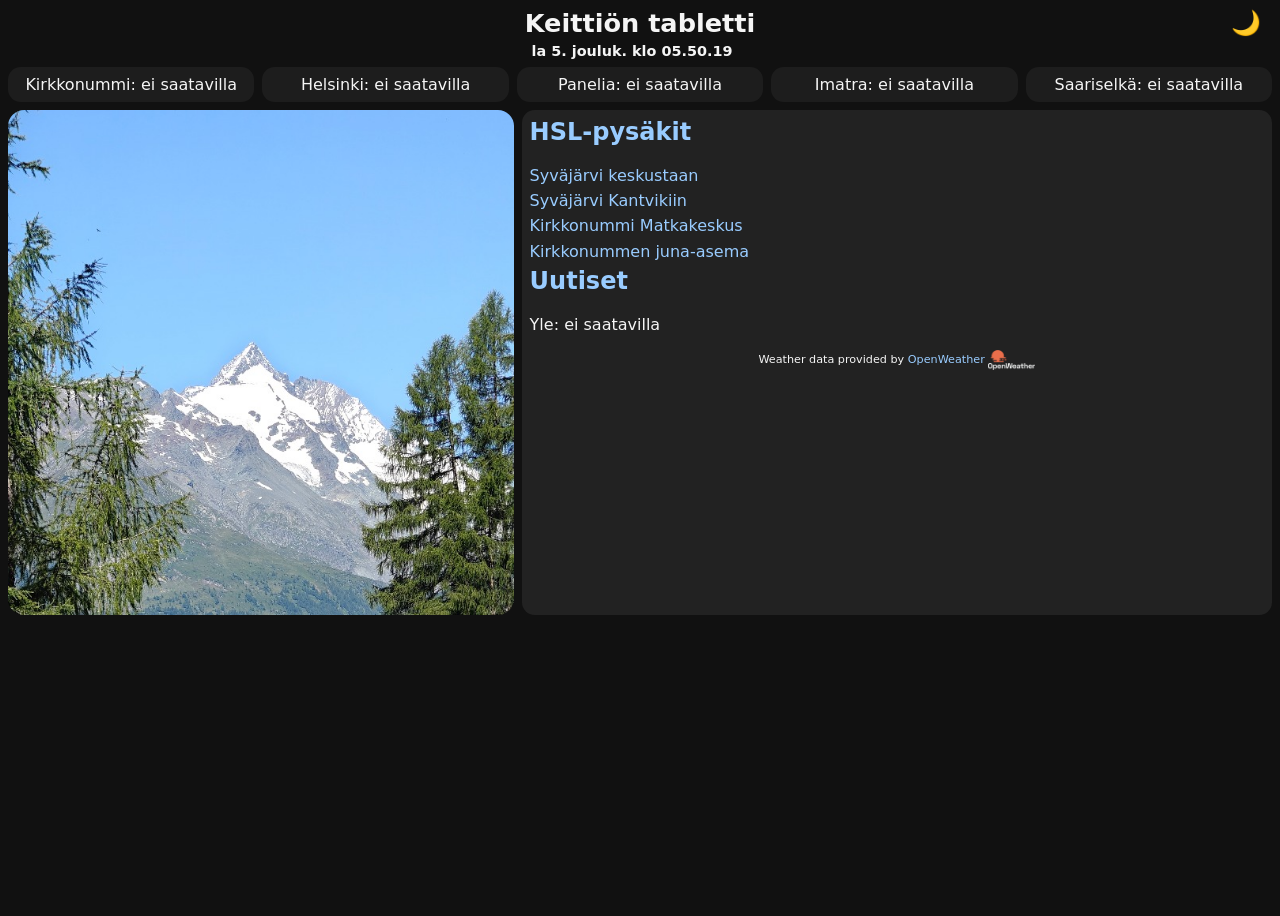
<file: index251109.html>
<!DOCTYPE html>
<html lang="fi">

<head>
    <meta charset="UTF-8">
    <meta name="viewport" content="width=device-width, initial-scale=1.0, maximum-scale=1.0, user-scalable=no">

    <link rel="manifest" href="manifest.json">
    <meta name="theme-color" content="#9cf">


    <title>Keittiön tabletti</title>
    <style>
        :root {
            --bg: #111;
            --fg: #f5f5f5;
            --accent: #9cf;
            --card: #222;
        }

        body.light {
            --bg: #fafafa;
            --fg: #111;
            --accent: #0056cc;
            --card: #fff;
        }

        html,
        body {
            height: 100%;
            margin: 0;
            padding: 0;
            font-family: system-ui, sans-serif;
            background: var(--bg);
            color: var(--fg);
            overflow: hidden;
            transition: background 0.6s, color 0.6s;
        }

        body {
            display: flex;
            flex-direction: column;
            gap: 0.5rem;
            padding: 0.5rem;
        }

        header {
            text-align: center;
            font-size: 1.6rem;
            font-weight: bold;
        }

        #header-bottom {
            display: flex;
            justify-content: center;
            align-items: center;
            gap: 1rem;
            margin-top: 0.3rem;
            font-size: 0.9rem;
        }

        /* Säät */
        .weather-container {
            display: flex;
            flex-wrap: wrap;
            justify-content: space-around;
            gap: 0.5rem;
        }

        .weather-box {
            flex: 1;
            min-width: 120px;
            background: rgba(255, 255, 255, 0.05);
            border-radius: 0.8rem;
            padding: 0.5rem;
            text-align: center;
        }

        /* Kuvaboksi + uutiset/HSL */
        .main-section {
            display: flex;
            gap: 0.5rem;
        }

        .photo-box {
            position: relative;
            width: 40%;
            padding-top: 40%;
            border-radius: 1rem;
            overflow: hidden;
            background: #000;
        }

        .photo-box img {
            position: absolute;
            top: 0;
            left: 0;
            width: 100%;
            height: 100%;
            object-fit: cover;
            transition: opacity 0.6s;
        }

        .news-box {
            flex: 1;
            min-width: 200px;
            background: var(--card);
            border-radius: 0.8rem;
            padding: 0.5rem;
            max-height: 500px;
            overflow-y: auto;
        }

        .news-box h2 {
            margin-top: 0;
            color: var(--accent);
        }

        .news-box ul {
            list-style: none;
            padding: 0;
            margin: 0;
        }

        .news-box li {
            margin-bottom: 0.4rem;
        }

        .news-box a {
            color: var(--accent);
            text-decoration: none;
        }

        .news-box a:hover {
            text-decoration: underline;
        }

        #themeToggle {
            position: absolute;
            top: 0.5rem;
            right: 0.8rem;
            background: none;
            border: none;
            color: var(--fg);
            font-size: 1.5rem;
            cursor: pointer;
            transition: transform 0.2s;
        }

        #themeToggle:hover {
            transform: scale(1.2);
        }
    </style>
</head>

<body>
    <header>
        <div>Keittiön tabletti</div>
        <div id="header-bottom">
            <div id="clock"></div>
            <div id="note"></div>
        </div>
        <button id="themeToggle" title="Vaihda teema">🌙</button>
    </header>

    <!-- Säät -->
    <section class="weather-container" id="weatherContainer">
        <div>Loading weather...</div>
    </section>

    <!-- Kuvaboksi + uutiset/HSL -->
    <section class="main-section">
        <div class="photo-box"><img id="photo" src="" alt="Kuva ladataan..."></div>
        <div class="news-box">

            <h2>HSL-pysäkit</h2>
            <ul>
                <li><a href="https://reittiopas.hsl.fi/pysakit/HSL%3A6070227" target="_blank">Syväjärvi keskustaan</a>
                </li>
                <li><a href="https://reittiopas.hsl.fi/pysakit/HSL%3A6070241" target="_blank">Syväjärvi Kantvikiin</a>
                </li>
                <li><a href="https://reittiopas.hsl.fi/terminaalit/HSL%3A6000001" target="_blank">Kirkkonummi
                        Matkakeskus</a></li>
                <li><a href="https://reittiopas.hsl.fi/terminaalit/HSL%3A6000205" target="_blank">Kirkkonummen
                        juna-asema</a></li>
            </ul>
            <h2>Uutiset</h2>
            <div id="newsList">Ladataan...</div>
            <div style="font-size:0.7rem; text-align:center; margin-top:0.3rem;">
                Weather data provided by
                <a href="https://openweathermap.org/" target="_blank" style="color:var(--accent)">
                    OpenWeather <img src="logoopenweather.png" alt="OpenWeatherMap"
                        style="height:20px; vertical-align:middle;">

                </a>
            </div>


        </div>
    </section>

    <script>
        /* --------------------
   Wake Lock + Teema
-------------------- */

        let wakeLock = null;
        let manualTheme = null; // null = automaattinen
        const toggleBtn = document.getElementById("themeToggle");
        // Pyydä Wake Lock vain, kun sivu on näkyvissä:
        async function requestWakeLock() {
            if (document.visibilityState !== 'visible') return; // ei taustalla
            try {
                wakeLock = await navigator.wakeLock.request('screen');
                console.log('Wake Lock aktiivinen');
                wakeLock.addEventListener('release', () => {
                    console.log('Wake Lock vapautettu');
                });
            } catch (err) {
                console.error(`${err.name}, ${err.message}`);
            }
        }

        // pyydetään heti näkyessä
        document.addEventListener('visibilitychange', () => {
            if (document.visibilityState === 'visible') {
                requestWakeLock();
            }
        });

        // myös ensimmäinen kutsu
        requestWakeLock();


        // Pyydetään uudelleen, jos välilehti palautuu näkyviin
        document.addEventListener('visibilitychange', () => {
            if (document.visibilityState === 'visible') {
                requestWakeLock();
                setTheme(); // päivitetään myös teema
            }
        });

        // --- Päivä/yö-teema ---
        function setTheme() {
            if (manualTheme) return; // jos käyttäjä valinnut
            const hour = new Date().getHours();
            const isDay = hour >= 7 && hour < 19;
            document.body.classList.toggle("light", isDay);
            toggleBtn.textContent = isDay ? "☀️" : "🌙";
        }

        // --- Aurinko/kuu-painike ---
        toggleBtn.addEventListener("click", () => {
            if (manualTheme === "light") {
                document.body.classList.remove("light");
                manualTheme = "dark";
                toggleBtn.textContent = "🌙";
            } else {
                document.body.classList.add("light");
                manualTheme = "light";
                toggleBtn.textContent = "☀️";
            }
        });

        // Ensimmäinen teeman asetus ja ajastus
        setTheme();
        setInterval(setTheme, 10 * 60 * 1000);




        /* -------------------- Kello + note -------------------- */
        const NOTE_JSON_URL = "notes.json";
        let notes = [];
        async function loadNotes() { try { const res = await fetch(NOTE_JSON_URL + "?t=" + Date.now()); notes = await res.json(); } catch { notes = []; } }
        function updateClock() {
            const now = new Date();
            const options = { weekday: 'short', day: 'numeric', month: 'short', hour: '2-digit', minute: '2-digit', second: '2-digit' };
            document.getElementById("clock").textContent = now.toLocaleDateString("fi-FI", options);
            const todayStr = now.toISOString().split('T')[0];
            const note = notes.find(n => n.date === todayStr);
            document.getElementById("note").textContent = note ? note.text : "";
        }
        loadNotes(); setInterval(updateClock, 1000);

        /* -------------------- Kuvaboksi -------------------- */

        // Valitut kuvat:
        const IMAGES_JSON_URL = "images.json";
        const IMAGE_BASE_URL = "images/";
        const photoEl = document.getElementById("photo");
        let images = [], index = 0;
        async function loadImages() {
            try {
                const res = await fetch(IMAGES_JSON_URL + "?t=" + Date.now()); const data = await res.json();
                images = data.map(x => x.startsWith("http") ? x : IMAGE_BASE_URL + x); if (images.length) showImage();
            } catch { photoEl.alt = "Kuvien lataus epäonnistui"; }
        }
        function showImage() { if (!images.length) return; photoEl.style.opacity = 0; setTimeout(() => { photoEl.src = images[index] + "?t=" + Date.now(); photoEl.style.opacity = 1; index = (index + 1) % images.length; }, 500); }
        loadImages(); setInterval(showImage, 60000);

        /* -------------------- Sää (OpenWeatherMap) -------------------- */
        const API_KEY = "51002..."; // disabled - using https://dash.cloudflare.com/workers/tabletti-saaa
        const LOCATIONS = ["Kirkkonummi", "Helsinki", "Panelia", "Imatra", "Saariselkä"];
        const container = document.getElementById("weatherContainer");

        async function fetchWeather() {
            container.innerHTML = "";
            for (const city of LOCATIONS) {
                try {
                    const res = await fetch(`https://tabletti-saaa.talonen-dm.workers.dev/weather?city=${encodeURIComponent(city)}`);
                    const data = await res.json();
                    const box = document.createElement("div");
                    box.className = "weather-box";
                    box.innerHTML = `<strong>${data.name}</strong><br>${data.weather[0].description}<br>🌡️ ${data.main.temp.toFixed(1)} °C 💨 ${data.wind.speed} m/s`;

                    // Ennuste (forecast, 5 päivän)
                    const fRes = await fetch(`https://tabletti-saaa.talonen-dm.workers.dev/forecast?city=${encodeURIComponent(city)}`);
                    const fData = await fRes.json();
                    const next3 = fData.list.slice(1, 6).map(x => `${x.dt_txt}: ${x.main.temp.toFixed(1)} °C`).join("<br>");
                    // next skipped (0) but then 5 forecasts shown
                    //box.innerHTML += `<br><em>Ennuste:</em><br>${next3}`;
                    box.innerHTML += `<br>${next3}`;
                    // slice(1,4) → aloitetaan toisesta listan alkiosta (≈ 3 h päästä) ja otetaan kolme seuraavaa ennustetta
                    // dt-kenttä muutetaan selkeäksi kellonajaksi.
                    // Ilmanlaatu (air)
                    const lat = data.coord.lat, lon = data.coord.lon;
                    const aRes = await fetch(`https://tabletti-saaa.talonen-dm.workers.dev/air?lat=${lat}&lon=${lon}`);
                    const aData = await aRes.json();
                    box.innerHTML += `<br><em>Ilmanlaatu:</em> PM2.5 ${aData.list[0].components.pm2_5} μg/m³`;

                    container.appendChild(box);
                } catch { const box = document.createElement("div"); box.className = "weather-box"; box.textContent = `${city}: ei saatavilla`; container.appendChild(box); }
            }
        }
        fetchWeather();
        // setInterval(fetchWeather, 600000);
        setInterval(fetchWeather, 30 * 60 * 1000); // 30 minuutin välein


        /* -------------------- Uutiset (Yle RSS) -------------------- */
        async function fetchRSS(rssUrl, name) {
            const url = `https://api.rss2json.com/v1/api.json?rss_url=${encodeURIComponent(rssUrl)}`;
            try {
                const res = await fetch(url); const data = await res.json();
                return `<h3>${name}</h3><ul>` + data.items.slice(0, 10).map(i => `<li><a href="${i.link}" target="_blank">${i.title}</a></li>`).join("") + "</ul>";
            } catch { return `<p>${name}: ei saatavilla</p>`; }
        }
        async function fetchNews() {
            const yle = await fetchRSS("https://feeds.yle.fi/uutiset/v1/majorHeadlines/YLE_UUTISET.rss", "Yle");
            document.getElementById("newsList").innerHTML = yle;
        }
        fetchNews(); setInterval(fetchNews, 900000);

    </script>
</body>

</html>
</file>
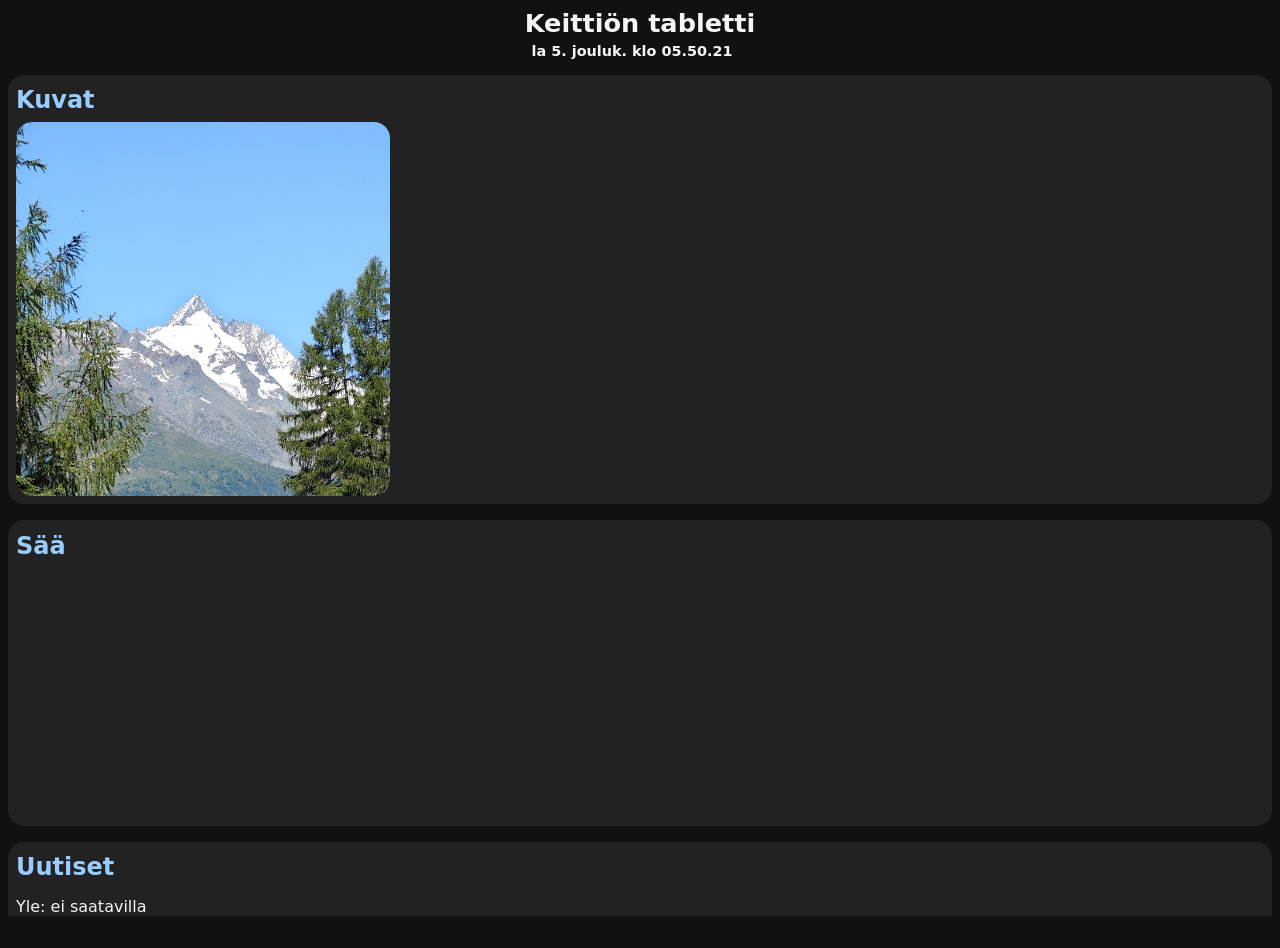
<file: index_foreca.html>
<!DOCTYPE html>
<html lang="fi">

<head>
    <meta charset="UTF-8">
    <meta name="viewport"
        content="width=device-width, initial-scale=1.0, maximum-scale=1.0, user-scalable=no">
    <title>Keittiön tabletti</title>
    <style>
        :root {
            --bg: #111;
            --fg: #f5f5f5;
            --accent: #9cf;
            --card: #222;
        }

        body.light {
            --bg: #fafafa;
            --fg: #111;
            --accent: #0056cc;
            --card: #fff;
        }

        html,
        body {
            height: 100%;
            margin: 0;
            padding: 0;
            font-family: system-ui, sans-serif;
            background: var(--bg);
            color: var(--fg);
            overflow: hidden;
            transition: background 0.6s ease, color 0.6s ease;
        }

        body {
            display: flex;
            flex-direction: column;
            gap: 1rem;
            padding: 0.5rem;
        }

        header {
            text-align: center;
            font-size: 1.6rem;
            font-weight: bold;
        }

        #header-bottom {
            display: flex;
            justify-content: center;
            align-items: center;
            gap: 1rem;
            margin-top: 0.3rem;
            font-size: 0.9rem;
        }

        section {
            background: var(--card);
            border-radius: 1rem;
            padding: 0.5rem;
            overflow: hidden;
            flex-shrink: 0;
        }

        h2 {
            margin: 0.2rem 0 0.5rem 0;
            color: var(--accent);
        }

        ul {
            list-style: none;
            padding: 0;
            margin: 0;
        }

        li {
            margin-bottom: 0.4rem;
        }

        a {
            color: var(--accent);
            text-decoration: none;
        }

        a:hover {
            text-decoration: underline;
        }

        /* Kuvaboksi 1:1 */
        .photo-box {
            position: relative;
            width: 30%;
            padding-top: 30%;
            border-radius: 1rem;
            overflow: hidden;
            background: #000;
        }

        .photo-box img {
            position: absolute;
            top: 0;
            left: 0;
            width: 100%;
            height: 100%;
            object-fit: cover;
            transition: opacity 0.6s;
        }

        /* Sää-iframe-container */
        .weather-container {
            display: flex;
            flex-wrap: wrap;
            justify-content: space-around;
            gap: 0.5rem;
        }

        .weather-box {
            flex: 1;
            min-width: 120px;
            height: 250px;
            border-radius: 0.8rem;
            overflow: hidden;
        }

        .weather-box iframe {
            width: 100%;
            height: 100%;
            border: 0;
        }

        #news {
            flex-grow: 1;
            overflow-y: auto;
        }
    </style>
</head>

<body>
    <header>
        <div>Keittiön tabletti</div>
        <div id="header-bottom">
            <div id="clock"></div>
            <div id="note"></div>
        </div>
    </header>

    <!-- Kuvaboksi -->
    <section id="photos">
        <h2>Kuvat</h2>
        <div class="photo-box">
            <img id="photo" src="" alt="Kuva ladataan..." />
        </div>
    </section>

    <!-- Sää -->
    <section id="weather">
        <h2>Sää</h2>
        <div class="weather-container">
            <div class="weather-box">
                <iframe src="https://www.foreca.fi/Finland/Eura/Panelia/"></iframe>
            </div>
            <div class="weather-box">
                <iframe src="https://www.foreca.fi/Finland/Kirkkonummi"></iframe>
            </div>
            <div class="weather-box">
                <iframe src="https://www.foreca.fi/widget/fi/Oulu?type=medium"></iframe>
            </div>
        </div>
    </section>

    <!-- Uutiset -->
    <section id="news">
        <h2>Uutiset</h2>
        <div id="newsList">Ladataan...</div>
    </section>

    <script>
        /* --------------------
           Teeman vaihto (päivä/yö)
        -------------------- */
        function setTheme() {
            const hour = new Date().getHours();
            const isDay = hour >= 7 && hour < 19;
            document.body.classList.toggle("light", isDay);
        }
        setTheme();
        setInterval(setTheme, 10 * 60 * 1000);

        /* --------------------
           Reaaliaikainen kello + päivän note
        -------------------- */
        const NOTE_JSON_URL = "notes.json";
        let notes = [];

        async function loadNotes() {
            try {
                const res = await fetch(NOTE_JSON_URL + "?t=" + Date.now());
                notes = await res.json();
            } catch {
                notes = [];
            }
        }

        function updateClock() {
            const now = new Date();
            const options = { weekday: 'short', day: 'numeric', month: 'short', hour: '2-digit', minute: '2-digit', second: '2-digit' };
            document.getElementById("clock").textContent = now.toLocaleDateString("fi-FI", options);

            const todayStr = now.toISOString().split('T')[0];
            const note = notes.find(n => n.date === todayStr);
            document.getElementById("note").textContent = note ? note.text : "";
        }

        loadNotes();
        setInterval(updateClock, 1000);

        /* --------------------
           Kuvaboksi
        -------------------- */
        const IMAGES_JSON_URL = "images.json";
        const IMAGE_BASE_URL = "images/";
        const photoEl = document.getElementById("photo");
        let images = [], index = 0;

        async function loadImages() {
            try {
                const res = await fetch(IMAGES_JSON_URL + "?t=" + Date.now());
                const data = await res.json();
                images = data.map(x => x.startsWith("http") ? x : IMAGE_BASE_URL + x);
                if (images.length) showImage();
            } catch {
                photoEl.alt = "Kuvien lataus epäonnistui";
            }
        }

        function showImage() {
            if (!images.length) return;
            photoEl.style.opacity = 0;
            setTimeout(() => {
                photoEl.src = images[index] + "?t=" + Date.now();
                photoEl.style.opacity = 1;
                index = (index + 1) % images.length;
            }, 500);
        }

        loadImages();
        setInterval(showImage, 60 * 1000);

        /* --------------------
           Uutiset (Yle RSS)
        -------------------- */
        async function fetchRSS(rssUrl, name) {
            const url = `https://api.rss2json.com/v1/api.json?rss_url=${encodeURIComponent(rssUrl)}`;
            try {
                const res = await fetch(url);
                const data = await res.json();
                return `<h3>${name}</h3><ul>` +
                    data.items.slice(0, 5).map(i => `<li><a href="${i.link}" target="_blank">${i.title}</a></li>`).join("") +
                    "</ul>";
            } catch {
                return `<p>${name}: ei saatavilla</p>`;
            }
        }

        async function fetchNews() {
            const yle = await fetchRSS("https://feeds.yle.fi/uutiset/v1/majorHeadlines/YLE_UUTISET.rss", "Yle");
            document.getElementById("newsList").innerHTML = yle;
        }

        fetchNews();
        setInterval(fetchNews, 15 * 60 * 1000);
    </script>
</body>

</html>
</file>
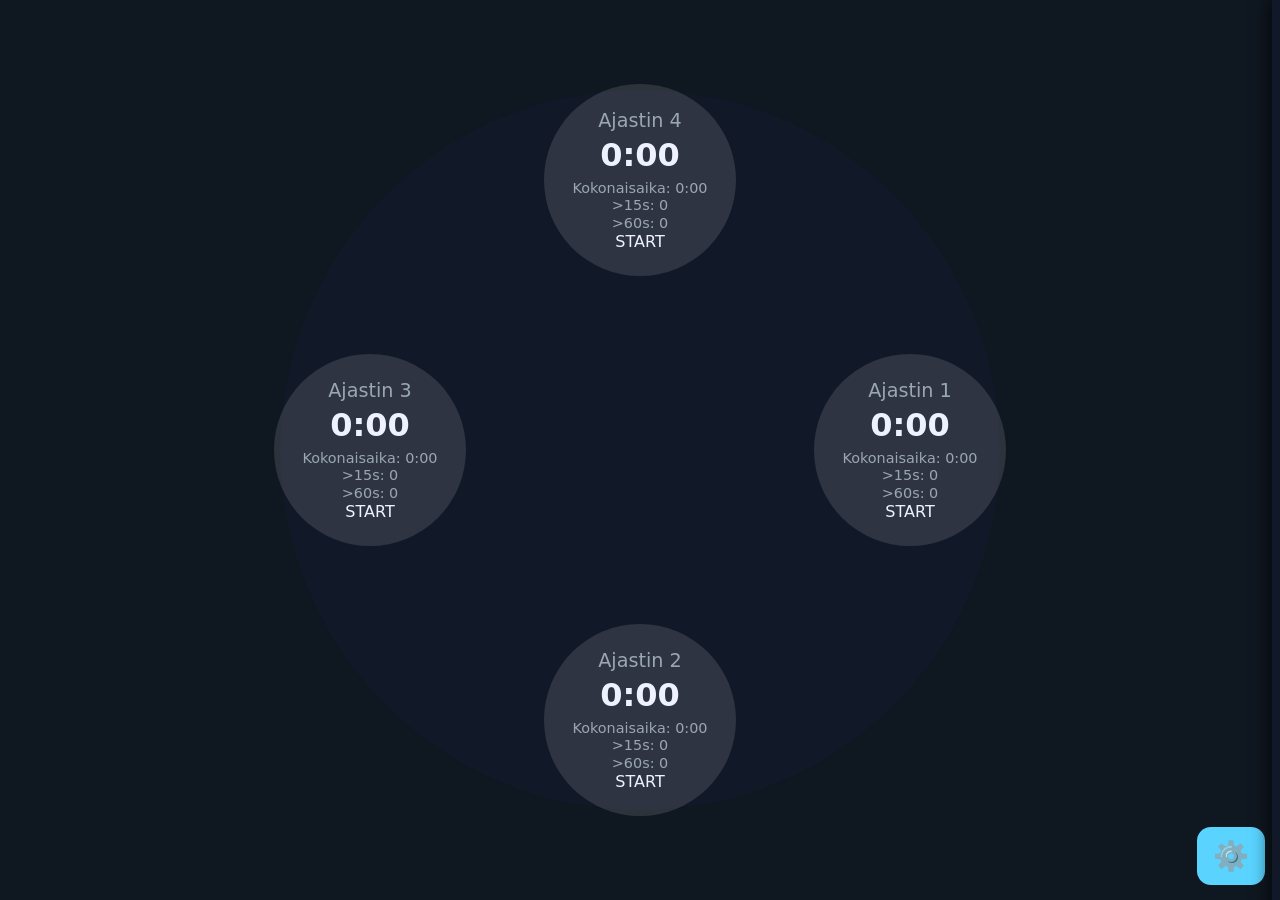
<file: timer/index copy.html>
<!DOCTYPE html>
<html lang="fi">
<head>
<meta charset="utf-8" />
<meta name="viewport" content="width=device-width,initial-scale=1,maximum-scale=1" />
<title>Multi-timer – Keittiön tabletti</title>

<style>
 :root{
  --bg:#0f1720;
  --fg:#eef2ff;
  --card:#111827;
  --accent:#5ad3ff;
  --muted:#9aa7b2;
}

html,body{
  margin:0;
  height:100%;
  background:var(--bg);
  color:var(--fg);
  font-family:system-ui;
  overflow:hidden;
}

.wrap{
  height:100%;
  display:flex;
  align-items:center;
  justify-content:center;
  padding:12px;
  box-sizing:border-box;
}

/* ---------- SETTINGS PANEL ---------- */
#openSettingsBtn {
  position: fixed;
  right: 15px;
  bottom: 15px;
  font-size: 1.8rem;
  padding: 12px 16px;
  background: var(--accent);
  color: #000;
  border: none;
  border-radius: 14px;
  cursor: pointer;
  z-index: 999;
}

#settingsPanel {
  position: fixed;
  top: 0;
  right: -280px;
  width: 260px;
  height: 100%;
  background: var(--card);
  padding: 14px;
  box-shadow: -4px 0 15px rgba(0,0,0,0.6);
  z-index: 2000;
  transition: right .35s cubic-bezier(.22,.61,.36,1);
}

#settingsPanel.open { right:0; }

.settings-header {
  font-size: 1.4rem;
  font-weight: bold;
  color: var(--accent);
  padding-bottom: 8px;
  border-bottom: 1px solid rgba(255,255,255,0.1);
  display:flex;
  justify-content:space-between;
  align-items:center;
}

#closeSettings {
  font-size: 1.6rem;
  background:none;
  border:none;
  color:var(--fg);
  cursor:pointer;
}

.settings-group {
  margin-top: 18px;
  font-size: 1.2rem;
}
.settings-group input[type="number"] {
  width: 100%;
  font-size: 1.3rem;
  padding: 8px;
  border-radius: 6px;
  border: 1px solid #fff3;
  background:#0003;
  color:var(--fg);
}

.settings-group input[type="checkbox"] {
  transform: scale(1.2);
  margin-right:6px;
}

.stats {
  font-size: 0.9rem;
  color: var(--muted);
  margin-top: 6px;
  text-align: center;
  line-height: 1.2em;
}

/* ---------- TIMER LAYOUT ---------- */
.center {
  flex:1;
  display:flex;
  align-items:center;
  justify-content:center;
  position:relative;
}

.circle {
  position:relative;
  background: var(--card);
  border-radius:50%;
}

/* ISO JA SELKEÄ NAPPI */
.timer {
  position:absolute;
  width:180px;
  height:180px;
  border-radius:50%;
  background:rgba(255,255,255,0.12);
  display:flex;
  flex-direction:column;
  align-items:center;
  justify-content:center;
  color:var(--fg);
  padding:6px;
  text-align:center;
  cursor:pointer;   /* koko elementti nappi */
  transition: transform 0.15s, background 0.2s;
}

.timer.running {
  background:#ff4d4f; /* STOP väri */
  color:#fff;
}

.timer.loaded{
  animation: popin 0.3s ease forwards;
}


.title{
  font-size:1.2rem;
  color:var(--muted);
  margin-bottom:4px;
}

.time{
  font-size:2rem;
  font-weight:bold;
}

.btnStart{
  margin-top:6px;
  padding:6px 12px;
  background:var(--accent);
  border:none;
  border-radius:16px;
  color:#000;
  cursor:pointer;
  transition: transform 0.15s, background 0.2s;
}

.btnStart:active{
  transform: scale(0.9);
}

.btnStart.stop{
  background: #ff4d4f; /* punainen STOP */
  color: #fff;
}

.timer.loaded{
  animation: popin 0.3s ease forwards;
}

@keyframes popin {
  0% { transform: translate(-50%, -50%) scale(0.1); opacity:0; }
  80% { transform: translate(-50%, -50%) scale(1.1); opacity:1; }
  100% { transform: translate(-50%, -50%) scale(1); }
}




</style>
</head>

<body>

<div class="wrap" id="app">
  <main class="center">
    <div class="circle" id="circle"></div>
  </main>
</div>

<!-- ---------- SETTINGS PANEL ---------- -->
<div id="settingsPanel">
    <div class="settings-header">
        Asetukset
        <button id="closeSettings">✕</button>
    </div>

    <div class="settings-group">
        <label>Ajastimien määrä</label>
        <input id="timerCountInput" type="number" min="2" max="8">
    </div>

    <div class="settings-group">
        <label><input id="tiltLockInput" type="checkbox"> Pakota vaakasuunta</label>
    </div>

    <div class="settings-group">
        <label><input id="wakeLockInput" type="checkbox"> Näyttö ei sammu</label>
    </div>
</div>

<button id="openSettingsBtn">⚙️</button>

<script>
/* ---------------- STATE ---------------- */
let state = {
  timerCount: 4,
  timers: [],
  tiltLock: true,
  wakeLockEnabled:false
};

/* ---------------- TIMER INIT ---------------- */
function createTimer(id){ 
  return {id,running:false,startTs:0,elapsed:0,total:0,over15:0,over60:0}; 
}
function initTimers(count){
  state.timerCount = count;
  state.timers = [];
  for(let i=0;i<count;i++) state.timers.push(createTimer(i));
}

/* ---------------- TIMER RENDER ---------------- */
const circle = document.getElementById("circle");

function renderTimers(){
  circle.innerHTML = "";
  const diameter = Math.min(window.innerWidth,window.innerHeight)*0.8;
  circle.style.width = diameter+"px";
  circle.style.height = diameter+"px";

  const cx = diameter/2;
  const cy = diameter/2;
  const radius = diameter/2*0.75;

 state.timers.forEach((t,i)=>{
  const el = document.createElement("div");
  el.className="timer loaded";
  el.id="timer-"+i;

  el.innerHTML=`
    <div class="title">Ajastin ${i+1}</div>
    <div class="time" id="time-${i}">0:00</div>
    <div class="stats">
      <div>Kokonaisaika: <span id="total-${i}">0:00</span></div>
      <div>>15s: <span id="over15-${i}">0</span></div>
      <div>>60s: <span id="over60-${i}">0</span></div>
    </div>
    <div class="btnText" id="btnText-${i}">${t.running?"STOP":"START"}</div>
  `;

  const angle = (360/state.timerCount)*i;
  const rad = angle*Math.PI/180;
  el.style.left = (cx+radius*Math.cos(rad))+"px";
  el.style.top  = (cy+radius*Math.sin(rad))+"px";
  el.style.transform="translate(-50%,-50%)";

  circle.appendChild(el);

  // click koko timer-diviin
  el.onclick = ()=>toggleTimer(i);
  updateButton(i); // heti visuaalinen tila
});

}

/* ---------------- TIMER UPDATE ---------------- */
function updateTimersDisplay(){
  const now = performance.now();
  state.timers.forEach((t,i)=>{
    if(t.running){
      const delta = now - t.startTs;
      t.elapsed += delta;
      t.total += delta/1000;
      t.startTs = now;
    }

    const elapsedSec = Math.floor(t.elapsed/1000);
    const min = Math.floor(elapsedSec/60);
    const sec = elapsedSec%60;
    document.getElementById(`time-${i}`).textContent = `${min}:${sec.toString().padStart(2,"0")}`;

    const totalMin = Math.floor(t.total/60);
    const totalSec = Math.floor(t.total%60);
    document.getElementById(`total-${i}`).textContent = `${totalMin}:${totalSec.toString().padStart(2,"0")}`;

    if(t.elapsed>=15000 && t.elapsed-16<15000) t.over15++;
    if(t.elapsed>=60000 && t.elapsed-16<60000) t.over60++;

    document.getElementById(`over15-${i}`).textContent = t.over15;
    document.getElementById(`over60-${i}`).textContent = t.over60;
  });

  requestAnimationFrame(updateTimersDisplay);
}

/* ---------------- TOGGLE TIMER ---------------- */
function toggleTimer(i){
  const t = state.timers[i];
  const btn = document.getElementById(`btn-${i}`);
  if(t.running){
    t.running=false;
  } else {
    t.running=true;
    t.startTs=performance.now();
  }
  updateButton(i);
}

// Päivitä nappi visuaalisesti
function updateButton(i){
  const t = state.timers[i];
  const el = document.getElementById(`timer-${i}`);
  const txt = document.getElementById(`btnText-${i}`);
  if(!el || !txt) return;

  if(t.running){
    txt.textContent = "STOP";
    el.classList.add("running");
  } else {
    txt.textContent = "START";
    el.classList.remove("running");
  }
}


// renderTimers loppuun:
state.timers.forEach((t,i)=>{
  const btn = document.getElementById(`btn-${i}`);
  btn.onclick = ()=>toggleTimer(i);
  updateButton(i); // päivitys heti renderöinnissä
});


/* ---------------- SETTINGS PANEL ---------------- */
const panel   = document.getElementById("settingsPanel");
const btnOpen = document.getElementById("openSettingsBtn");
const btnClose= document.getElementById("closeSettings");
const timerCountInput = document.getElementById("timerCountInput");
const tiltLockInput   = document.getElementById("tiltLockInput");
const wakeLockInput   = document.getElementById("wakeLockInput");

btnOpen.onclick = ()=>{
  panel.classList.add("open");
  timerCountInput.value = state.timerCount;
  tiltLockInput.checked = state.tiltLock;
  wakeLockInput.checked = state.wakeLockEnabled;
};
btnClose.onclick = ()=>panel.classList.remove("open");

timerCountInput.onchange = ()=>{
  let v = Math.min(8, Math.max(2, parseInt(timerCountInput.value)));
  state.timerCount = v;
  initTimers(v);
  renderTimers();
};
tiltLockInput.onchange = ()=>state.tiltLock = tiltLockInput.checked;
wakeLockInput.onchange = ()=>state.wakeLockEnabled = wakeLockInput.checked;

/* ---------------- INIT ---------------- */
initTimers(state.timerCount);
renderTimers();
updateTimersDisplay();
window.onresize = renderTimers;
</script>
</body>
</html>
</file>
<file: guitar/style.css>
:root{
  --bg:#f7f7fb;
  --card:#ffffff;
  --muted:#666;
  --accent:#111;
  --shadow:0 6px 14px rgba(20,20,50,0.06);
  --radius:10px;
}
/* Global layout */
*{box-sizing:border-box}
html,body{height:100%;margin:0}
body{font-family:system-ui,-apple-system,Segoe UI,Roboto,'Helvetica Neue',Arial;background:var(--bg);color:var(--accent);display:flex;flex-direction:column}
header{background:var(--card);padding:14px 20px;border-bottom:1px solid #eee;box-shadow:var(--shadow)}
main{padding:18px;flex:1;overflow:auto}
h1{margin:0;font-size:1.25rem}

/* Controls */
.controls{display:flex;gap:10px;align-items:center;flex-wrap:wrap}
button{background:var(--card);border:1px solid #ddd;padding:8px 12px;border-radius:12px;cursor:pointer;font-weight:600}
button:active{transform:translateY(1px)}
select{padding:6px;border-radius:8px;border:1px solid #ddd}
.status{font-size:.9rem;color:#2b7a2b}

/* Cards */
.wrap{display:flex;gap:18px;flex-wrap:wrap;align-items:flex-start}
.chord-card{background:var(--card);border-radius:var(--radius);padding:12px;box-shadow:var(--shadow);width:320px}
.chord-title{font-weight:700;margin-bottom:6px}
.fretboard {
  width: 100%;
  height: auto;
  display: block;
}
.chord-card {
  flex: 1 1 320px;  /* kasvaa vapaasti, mutta vähintään 320px */
  max-width: 600px; /* haluttu maksimi */
  min-width: 480px; /* ei mene liian pieneksi */
}


.meta{font-size:.95rem;color:var(--muted);margin-top:8px}
.small{font-size:.85rem;color:var(--muted)}
.credits{font-size:.85rem;color:var(--muted);margin-top:14px}

/* Fullscreen tweaks */
:fullscreen main{padding:28px}
:fullscreen .chord-card{width:380px}

/* Responsive */
@media (max-width:1200px){
  .chord-card{width:46%}
}
@media (max-width:900px){
  .chord-card{width:100%}
  header h1{font-size:2rem}
  .controls{gap:8px}
}

/* Dark-mode support (prefers-color-scheme) */
@media (prefers-color-scheme:dark){
  :root{--bg:#0b0c0f;--card:#0f1316;--muted:#9aa0a6;--accent:#eef2f3}
  header{border-bottom-color:#0e0f11}
  button{border-color:#1a1b1d}
  .chord-card{box-shadow:0 8px 22px rgba(0,0,0,0.6)}
}
</file>
<file: opi/en/styles.css>
:root {
  --bg: #111;
  --fg: #ddd;
  --card-bg-a: #1d1d1d; /* Card A color */
  --card-bg-b: #2d1d3d; /* Card B color */
  --accent: #5af;
}

body.light {
  --bg: #f7f7f7;
  --fg: #111;
  --card-bg-a: #cce; /* Card A light mode */
  --card-bg-b: #eec; /* Card B light mode */
  --accent: rgb(6, 7, 7);
}

body {
  margin: 0;
  padding: 0;
  background: var(--bg);
  color: var(--fg);
  font-family: system-ui, sans-serif;
  min-height: 100vh;
  display: flex;
  flex-direction: column;
}

header {
  text-align: center;
  padding: 0.5rem;
  font-size: 1.5rem;
  font-weight: bold;
}

/* Remove the previous #clock styling if needed */
#clock {
  position: absolute; /* position it relative to the viewport */
  top: 0.5rem;        /* distance from the top */
  left: 0.5rem;       /* distance from the left */
  font-size: 2rem;  /* make it larger */
  font-weight: bold;  /* optional: make it stand out */
  color: var(--accent); /* optional: accent color */
  z-index: 1000;      /* ensure it’s above other elements */
  opacity: 0.9;       /* slightly transparent if desired */
}


#voiceToggleContainer {
  margin-top: 0.4rem;
  font-size: 1rem;
}

#cards {
  display: flex;
  flex-direction: column;
  align-items: center;
  gap: 1rem;
  flex-grow: 1;
  padding: 0.5rem;
}

.card {
  width: 90%;
  max-width: 600px;
  border-radius: 1rem;
  padding: 2rem;
  display: flex;
  flex-direction: column;
  justify-content: center;
  align-items: center;
  text-align: center;
  font-size: 3rem;
  transition: opacity 0.3s;
  position: relative;
}

#cardA {
  background: var(--card-bg-a);
}

#cardB {
  background: var(--card-bg-b);
}

.label {
  font-size: 1.2rem;
  opacity: 0.7;
  margin-bottom: 0.5rem;
}

.timer {
  position: absolute;
  top: 10px;
  left: 15px;
  font-size: 1.5rem;
  opacity: 0.8;
}
</file>
<file: opi/se/styles.css>
:root {
  --bg: #111;
  --fg: #ddd;
  --card-bg-a: #1d1d1d; /* Card A color */
  --card-bg-b: #2d1d3d; /* Card B color */
  --accent: #5af;
}

body.light {
  --bg: #f7f7f7;
  --fg: #111;
  --card-bg-a: #cce; /* Card A light mode */
  --card-bg-b: #eec; /* Card B light mode */
  --accent: rgb(6, 7, 7);
}

body {
  margin: 0;
  padding: 0;
  background: var(--bg);
  color: var(--fg);
  font-family: system-ui, sans-serif;
  min-height: 100vh;
  display: flex;
  flex-direction: column;
}

header {
  text-align: center;
  padding: 0.5rem;
  font-size: 1.5rem;
  font-weight: bold;
}

/* Remove the previous #clock styling if needed */
#clock {
  position: absolute; /* position it relative to the viewport */
  top: 0.5rem;        /* distance from the top */
  left: 0.5rem;       /* distance from the left */
  font-size: 2rem;  /* make it larger */
  font-weight: bold;  /* optional: make it stand out */
  color: var(--accent); /* optional: accent color */
  z-index: 1000;      /* ensure it’s above other elements */
  opacity: 0.9;       /* slightly transparent if desired */
}


#voiceToggleContainer {
  margin-top: 0.4rem;
  font-size: 1rem;
}

#cards {
  display: flex;
  flex-direction: column;
  align-items: center;
  gap: 1rem;
  flex-grow: 1;
  padding: 0.5rem;
}

.card {
  width: 90%;
  max-width: 600px;
  border-radius: 1rem;
  padding: 2rem;
  display: flex;
  flex-direction: column;
  justify-content: center;
  align-items: center;
  text-align: center;
  font-size: 3rem;
  transition: opacity 0.3s;
  position: relative;
}

#cardA {
  background: var(--card-bg-a);
}

#cardB {
  background: var(--card-bg-b);
}

.label {
  font-size: 1.2rem;
  opacity: 0.7;
  margin-bottom: 0.5rem;
}

.timer {
  position: absolute;
  top: 10px;
  left: 15px;
  font-size: 1.5rem;
  opacity: 0.8;
}
</file>
